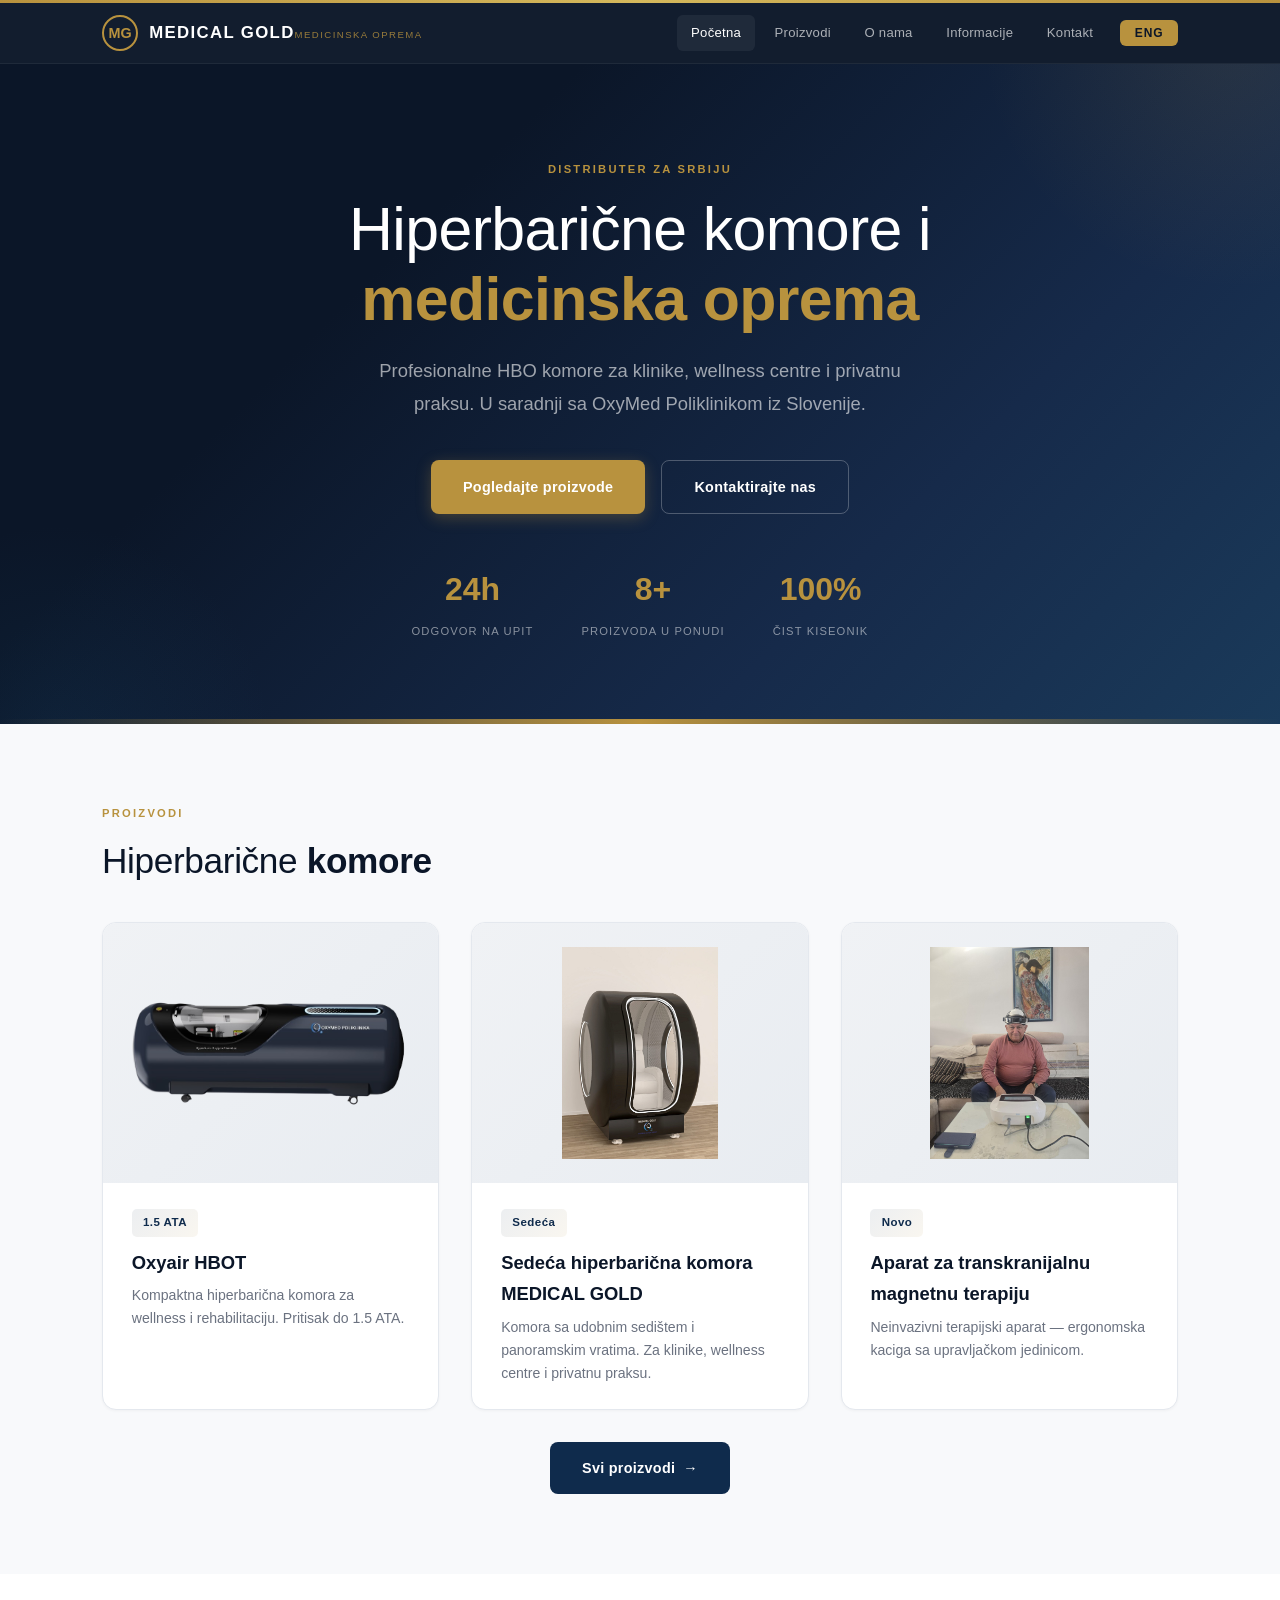
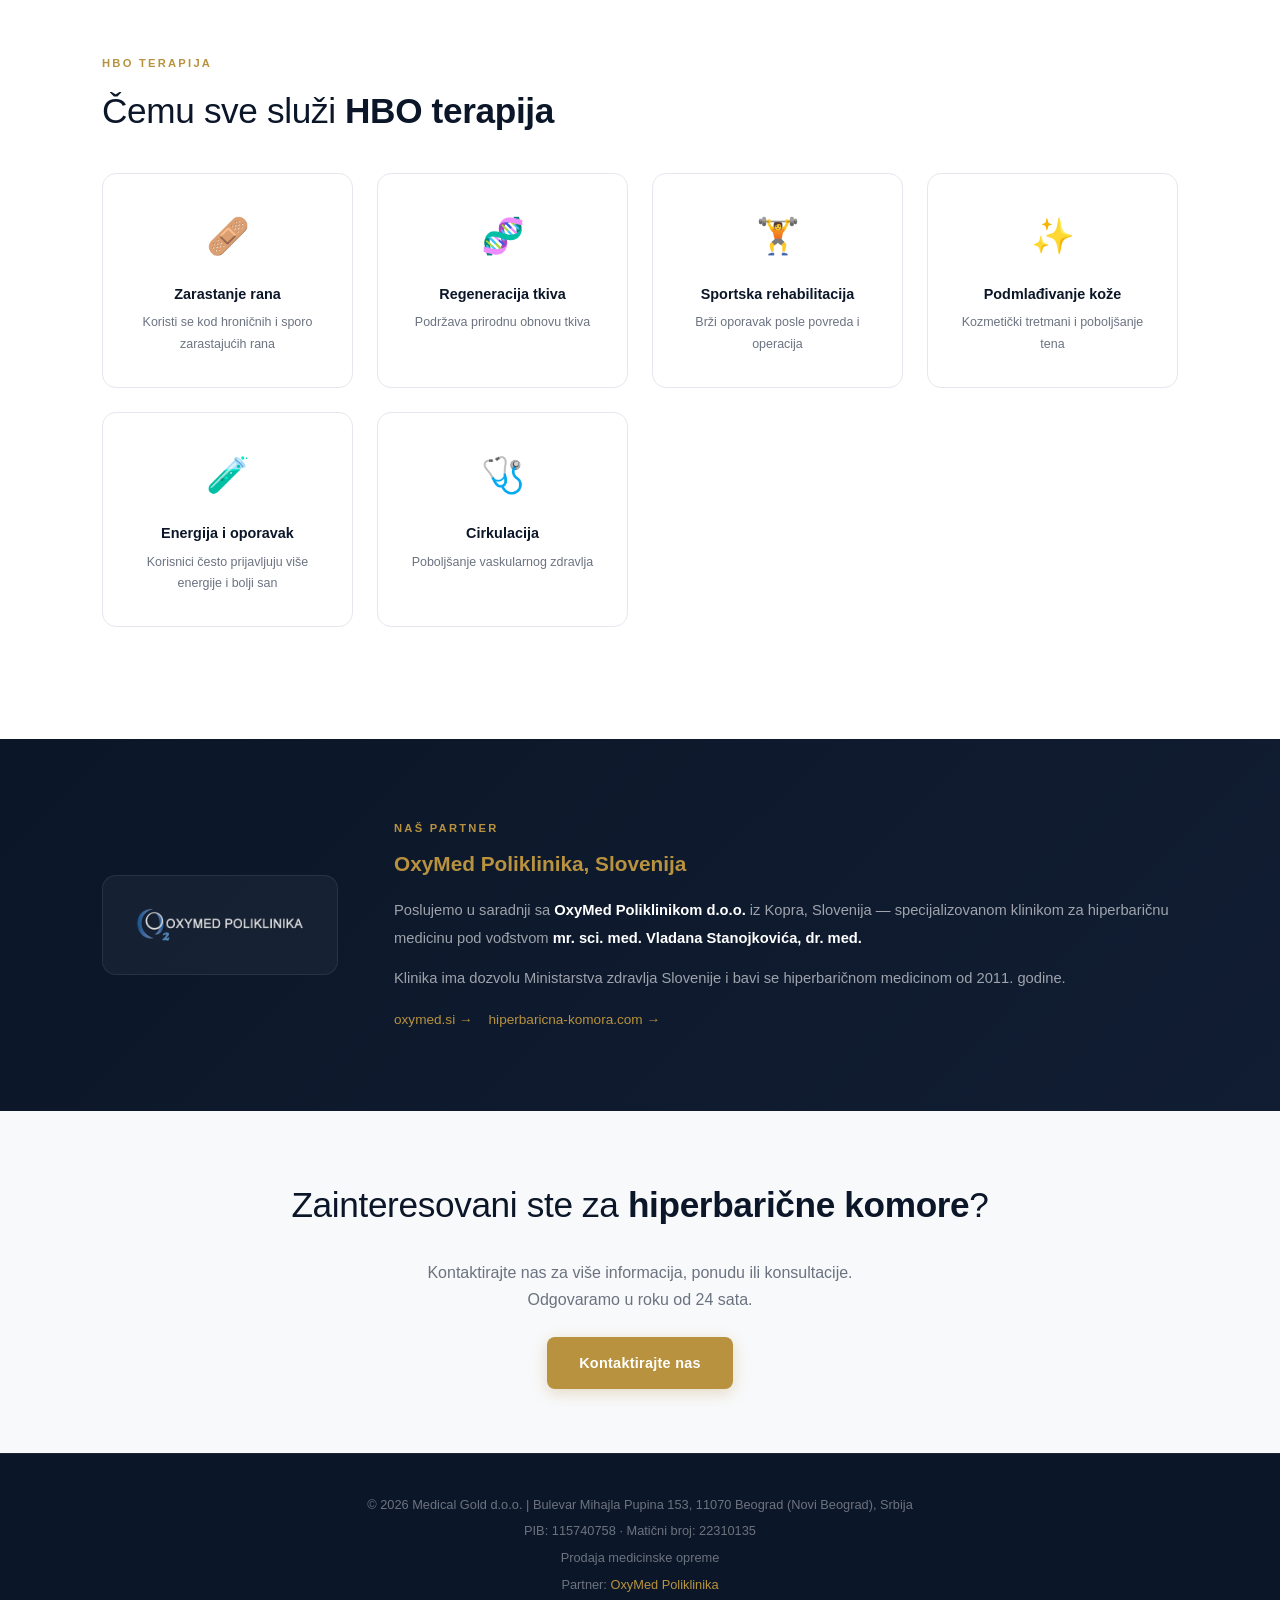
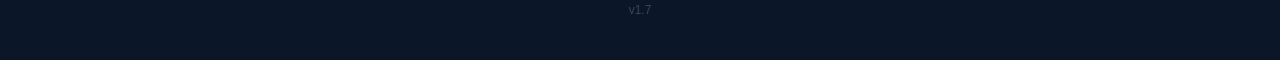
<file: index.html>
<!DOCTYPE html>
<html lang="sr">
<head>
<meta charset="UTF-8">
<meta name="viewport" content="width=device-width, initial-scale=1.0">
<title>Medical Gold | Hiperbarične komore i medicinska oprema</title>
<meta name="description" content="Medical Gold - prodaja hiperbaričnih komora i medicinske opreme u Srbiji. Beograd. Partner OxyMed Poliklinike iz Slovenije."/>
<meta property="og:title" content="Medical Gold | Hiperbarične komore i medicinska oprema"/>
<meta property="og:description" content="Prodaja hiperbaričnih komora i medicinske opreme u Srbiji. Beograd."/>
<meta property="og:type" content="website"/>
<link rel="icon" href="data:image/svg+xml,<svg xmlns='http://www.w3.org/2000/svg' viewBox='0 0 32 32'><circle cx='16' cy='16' r='12' fill='none' stroke='%23c9a84c' stroke-width='2'/><text x='16' y='21' text-anchor='middle' font-size='14' fill='%23c9a84c' font-weight='bold'>M</text></svg>"/>
<link rel="stylesheet" href="styles.css"/>
</head>
<body>

<nav>
<div class="nav-gold-line"></div>
<div class="nav-inner">
<a href="/" class="nav-logo"><div class="nav-logo-icon">MG</div><div><span class="logo-text">MEDICAL GOLD</span><span class="logo-sub sr-only">Medicinska oprema</span><span class="logo-sub en-only">Medical Equipment</span></div></a>
<div class="nav-links">
<a href="/" class="active"><span class="sr-only">Početna</span><span class="en-only">Home</span></a>
<a href="/products/"><span class="sr-only">Proizvodi</span><span class="en-only">Products</span></a>
<a href="/about/"><span class="sr-only">O nama</span><span class="en-only">About</span></a>
<a href="/informacije/"><span class="sr-only">Informacije</span><span class="en-only">Resources</span></a>
<a href="/contact/"><span class="sr-only">Kontakt</span><span class="en-only">Contact</span></a>
<button class="lang-btn" onclick="toggleLang()">ENG</button>
</div>
<button class="mobile-menu" onclick="toggleMenu()">&#9776;</button>
</div>
</nav>

<div class="hero">
<div class="hero-bg"></div>
<div class="hero-glow"></div>
<div class="hero-glow2"></div>
<div class="hero-content">
<div lang="sr">
<div class="section-label" style="color:var(--gold);margin-bottom:1rem">Distributer za Srbiju</div>
<h1>Hiperbarične komore i <strong>medicinska oprema</strong></h1>
<p class="tagline">Profesionalne HBO komore za klinike, wellness centre i privatnu praksu. U saradnji sa OxyMed Poliklinikom iz Slovenije.</p>
<div class="cta-row">
<a href="/products/" class="btn btn-gold">Pogledajte proizvode</a>
<a href="/contact/" class="btn btn-outline">Kontaktirajte nas</a>
</div>
</div>
<div lang="en">
<div class="section-label" style="color:var(--gold);margin-bottom:1rem">Distributor for Serbia</div>
<h1>Hyperbaric Chambers & <strong>Medical Equipment</strong></h1>
<p class="tagline">Professional HBO chambers for clinics, wellness centers, and private practice. In partnership with OxyMed Polyclinic, Slovenia.</p>
<div class="cta-row">
<a href="/products/" class="btn btn-gold">View Products</a>
<a href="/contact/" class="btn btn-outline">Contact Us</a>
</div>
</div>
<div class="hero-stats">
<div class="hero-stat"><div class="num">24h</div><div class="desc sr-only">Odgovor na upit</div><div class="desc en-only">Response time</div></div>
<div class="hero-stat"><div class="num">8+</div><div class="desc sr-only">Proizvoda u ponudi</div><div class="desc en-only">Products offered</div></div>
<div class="hero-stat"><div class="num">100%</div><div class="desc sr-only">Čist kiseonik</div><div class="desc en-only">Pure oxygen</div></div>
</div>
</div>
</div>

<!-- Featured Products -->
<section>
<div class="container">
<div lang="sr">
<div class="section-label">Proizvodi</div>
<h2>Hiperbarične <strong>komore</strong></h2>
</div>
<div lang="en">
<div class="section-label">Products</div>
<h2>Hyperbaric <strong>Chambers</strong></h2>
</div>

<div class="card-grid">
<div class="card">
<div class="card-img"><img src="/images/chamber-1.5ata.png" alt="Oxyair HBOT 1.5 ATA"/></div>
<div class="card-body">
<span class="card-badge">1.5 ATA</span>
<h3>Oxyair HBOT</h3>
<div lang="sr"><p>Kompaktna hiperbarična komora za wellness i rehabilitaciju. Pritisak do 1.5 ATA.</p></div>
<div lang="en"><p>Compact hyperbaric chamber for wellness and rehabilitation. Pressure up to 1.5 ATA.</p></div>
</div>
</div>
<div class="card">
<div class="card-img"><img src="/images/chamber-sedeca-yf1003.jpg" alt="Sedeća hiperbarična komora MEDICAL GOLD"/></div>
<div class="card-body">
<span class="card-badge">Sedeća</span>
<h3 lang="sr">Sedeća hiperbarična komora MEDICAL GOLD</h3>
<h3 lang="en">MEDICAL GOLD Seated Hyperbaric Chamber</h3>
<div lang="sr"><p>Komora sa udobnim sedištem i panoramskim vratima. Za klinike, wellness centre i privatnu praksu.</p></div>
<div lang="en"><p>Chamber with a comfortable seat and panoramic door. For clinics, wellness centers, and private practice.</p></div>
</div>
</div>
<div class="card">
<div class="card-img"><img src="/images/tms-aparat.jpg" alt="Aparat za transkranijalnu magnetnu terapiju"/></div>
<div class="card-body">
<span class="card-badge">Novo</span>
<h3 lang="sr">Aparat za transkranijalnu magnetnu terapiju</h3>
<h3 lang="en">Transcranial Magnetic Therapy Device</h3>
<div lang="sr"><p>Neinvazivni terapijski aparat &mdash; ergonomska kaciga sa upravljačkom jedinicom.</p></div>
<div lang="en"><p>Non-invasive therapy device &mdash; ergonomic helmet with a control unit.</p></div>
</div>
</div>
</div>

<div style="text-align:center;margin-top:2rem">
<a href="/products/" class="btn btn-accent"><span class="sr-only">Svi proizvodi</span><span class="en-only">All Products</span> &rarr;</a>
</div>
</div>
</section>

<!-- Benefits -->
<section style="background:var(--surface)">
<div class="container">
<div lang="sr">
<div class="section-label">HBO terapija</div>
<h2>Čemu sve služi <strong>HBO terapija</strong></h2>
</div>
<div lang="en">
<div class="section-label">HBO Therapy</div>
<h2>What <strong>HBO therapy</strong> is used for</h2>
</div>
<div class="benefits">
<div class="benefit"><div class="benefit-icon">&#x1FA79;</div><div lang="sr"><h4>Zarastanje rana</h4><p>Koristi se kod hroničnih i sporo zarastajućih rana</p></div><div lang="en"><h4>Wound Healing</h4><p>Used for chronic and slow-healing wounds</p></div></div>
<div class="benefit"><div class="benefit-icon">&#x1F9EC;</div><div lang="sr"><h4>Regeneracija tkiva</h4><p>Podržava prirodnu obnovu tkiva</p></div><div lang="en"><h4>Tissue Regeneration</h4><p>Supports natural tissue renewal</p></div></div>
<div class="benefit"><div class="benefit-icon">&#x1F3CB;</div><div lang="sr"><h4>Sportska rehabilitacija</h4><p>Brži oporavak posle povreda i operacija</p></div><div lang="en"><h4>Sports Rehab</h4><p>Faster recovery after injuries and surgery</p></div></div>
<div class="benefit"><div class="benefit-icon">&#x2728;</div><div lang="sr"><h4>Podmlađivanje kože</h4><p>Kozmetički tretmani i poboljšanje tena</p></div><div lang="en"><h4>Skin Rejuvenation</h4><p>Anti-aging treatment and complexion</p></div></div>
<div class="benefit"><div class="benefit-icon">&#x1F9EA;</div><div lang="sr"><h4>Energija i oporavak</h4><p>Korisnici često prijavljuju više energije i bolji san</p></div><div lang="en"><h4>Energy &amp; Recovery</h4><p>Users often report more energy and better sleep</p></div></div>
<div class="benefit"><div class="benefit-icon">&#x1FA7A;</div><div lang="sr"><h4>Cirkulacija</h4><p>Poboljšanje vaskularnog zdravlja</p></div><div lang="en"><h4>Circulation</h4><p>Improved vascular health</p></div></div>
</div>
</div>
</section>

<!-- Partner -->
<section class="partner-section">
<div class="container">
<div class="partner-grid">
<div class="partner-logo"><img src="/images/logo-oxymed.png" alt="OxyMed Poliklinika"/></div>
<div class="partner-info">
<div lang="sr">
<div class="section-label" style="color:var(--gold)">Naš partner</div>
<h3>OxyMed Poliklinika, Slovenija</h3>
<p>Poslujemo u saradnji sa <strong style="color:#fff">OxyMed Poliklinikom d.o.o.</strong> iz Kopra, Slovenija &mdash; specijalizovanom klinikom za hiperbaričnu medicinu pod vođstvom <strong style="color:#fff">mr. sci. med. Vladana Stanojkovića, dr. med.</strong></p>
<p>Klinika ima dozvolu Ministarstva zdravlja Slovenije i bavi se hiperbaričnom medicinom od 2011. godine.</p>
</div>
<div lang="en">
<h3>OxyMed Polyclinic, Slovenia</h3>
<p>We operate in partnership with <strong style="color:#fff">OxyMed Polyclinic d.o.o.</strong> based in Koper, Slovenia &mdash; a specialized clinic for hyperbaric medicine led by <strong style="color:#fff">Vladan Stanojković, MSc, MD.</strong></p>
<p>The clinic is authorized by the Slovenian Ministry of Health and has worked in hyperbaric medicine since 2011.</p>
</div>
<div style="margin-top:1rem;display:flex;gap:1rem;flex-wrap:wrap">
<a href="https://www.oxymed.si" target="_blank" rel="noopener" style="color:var(--gold);font-size:0.85rem">oxymed.si &rarr;</a>
<a href="https://www.hiperbaricna-komora.com" target="_blank" rel="noopener" style="color:var(--gold);font-size:0.85rem">hiperbaricna-komora.com &rarr;</a>
</div>
</div>
</div>
</div>
</section>

<!-- CTA -->
<section style="text-align:center;padding:4rem 2rem">
<div class="container">
<div lang="sr">
<h2>Zainteresovani ste za <strong>hiperbarične komore</strong>?</h2>
<p style="color:var(--muted);max-width:500px;margin:0 auto 1.5rem">Kontaktirajte nas za više informacija, ponudu ili konsultacije. Odgovaramo u roku od 24 sata.</p>
<a href="/contact/" class="btn btn-gold">Kontaktirajte nas</a>
</div>
<div lang="en">
<h2>Interested in <strong>hyperbaric chambers</strong>?</h2>
<p style="color:var(--muted);max-width:500px;margin:0 auto 1.5rem">Contact us for more information, pricing, or consultation. We respond within 24 hours.</p>
<a href="/contact/" class="btn btn-gold">Contact Us</a>
</div>
</div>
</section>

<footer>
<div class="container">
<p>&copy; 2026 Medical Gold d.o.o. | Bulevar Mihajla Pupina 153, 11070 Beograd (Novi Beograd), Srbija</p>
<p style="margin-top:0.3rem">PIB: 115740758 &middot; Matični broj: 22310135</p>
<p style="margin-top:0.3rem"><span class="sr-only">Prodaja medicinske opreme</span><span class="en-only">Medical equipment distribution</span></p>
<p style="margin-top:0.3rem">Partner: <a href="https://www.oxymed.si" target="_blank" rel="noopener">OxyMed Poliklinika</a></p>
</div>
</footer>

<script src="/shared.js"></script>
</body>
</html>
</file>
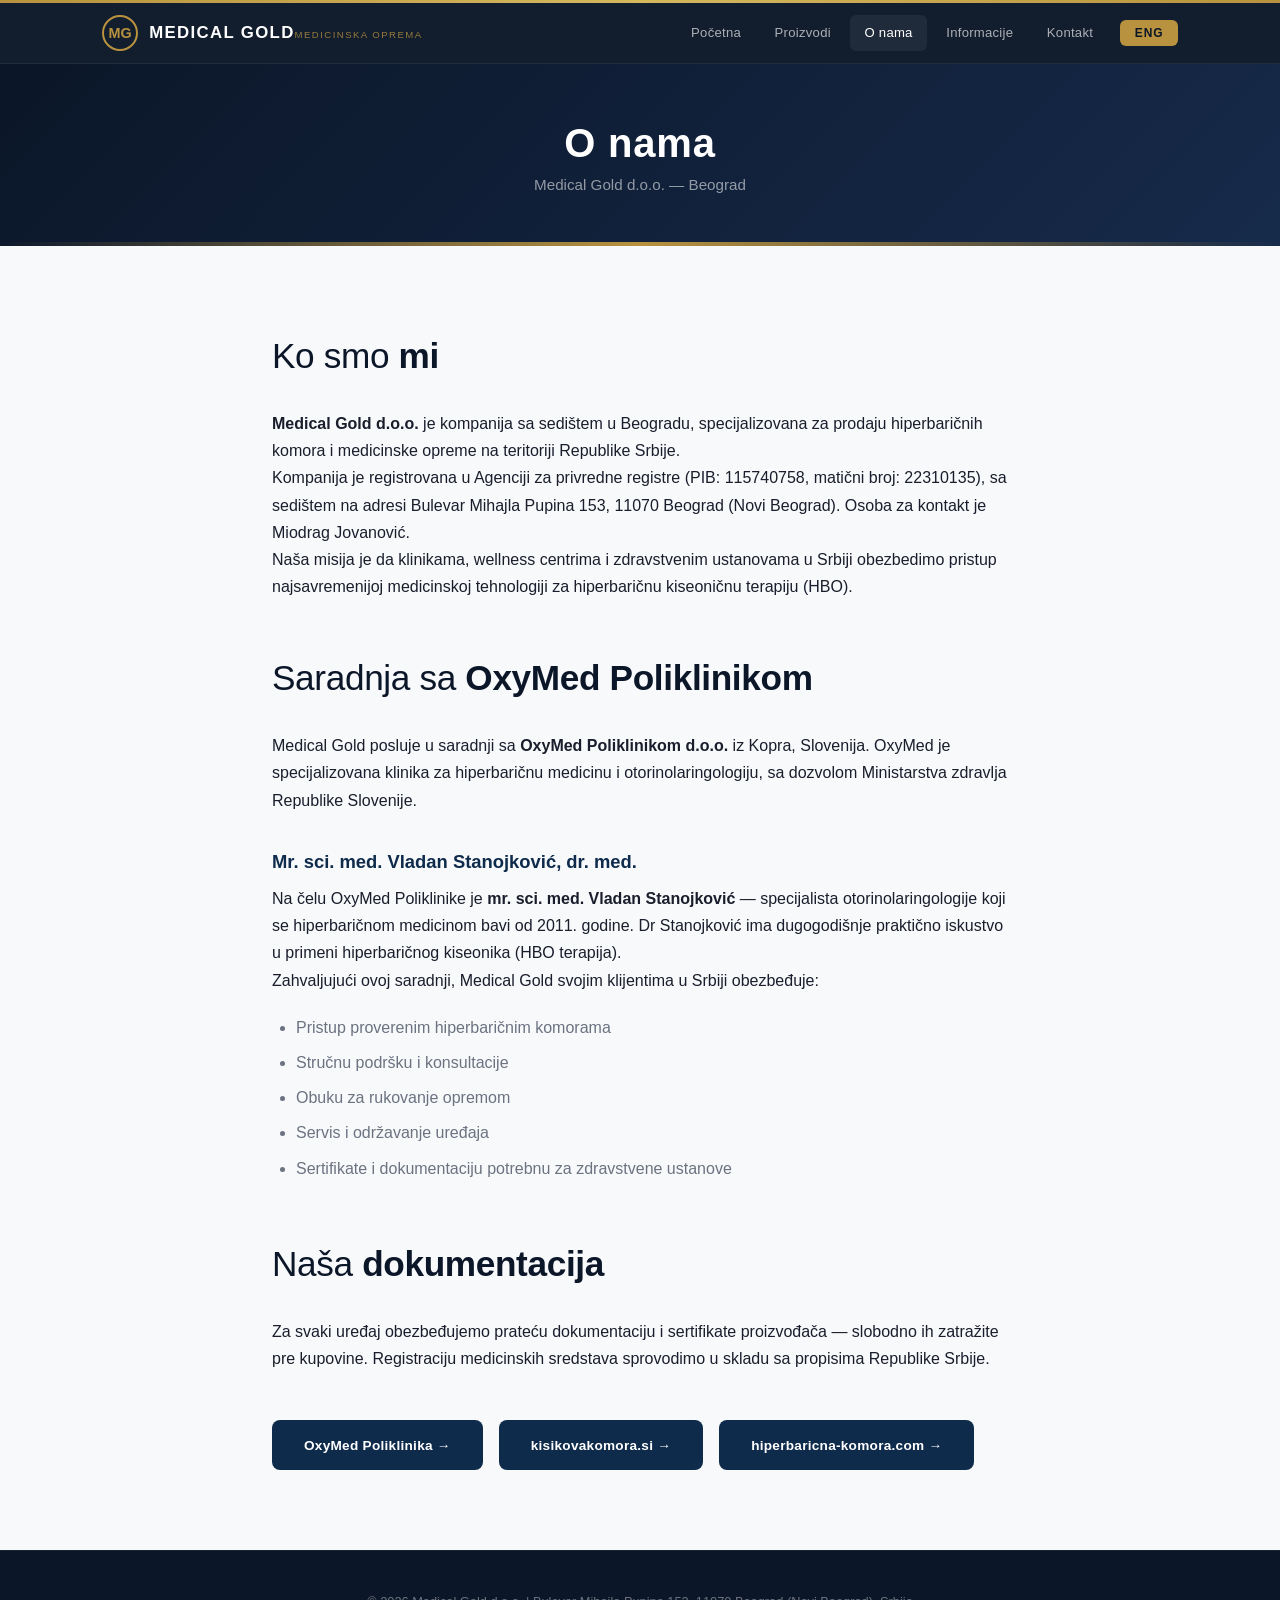
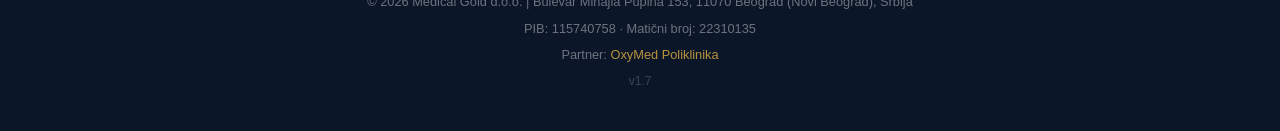
<file: about/index.html>
<!DOCTYPE html>
<html lang="sr">
<head>
<meta charset="UTF-8">
<meta name="viewport" content="width=device-width, initial-scale=1.0">
<title>O nama | Medical Gold</title>
<link rel="icon" href="data:image/svg+xml,<svg xmlns='http://www.w3.org/2000/svg' viewBox='0 0 32 32'><circle cx='16' cy='16' r='12' fill='none' stroke='%23c9a84c' stroke-width='2'/><text x='16' y='21' text-anchor='middle' font-size='14' fill='%23c9a84c' font-weight='bold'>M</text></svg>"/>
<link rel="stylesheet" href="/styles.css"/>
</head>
<body>

<nav>
<div class="nav-gold-line"></div>
<div class="nav-inner">
<a href="/" class="nav-logo"><div class="nav-logo-icon">MG</div><div><span class="logo-text">MEDICAL GOLD</span><span class="logo-sub sr-only">Medicinska oprema</span><span class="logo-sub en-only">Medical Equipment</span></div></a>
<div class="nav-links">
<a href="/"><span class="sr-only">Početna</span><span class="en-only">Home</span></a>
<a href="/products/"><span class="sr-only">Proizvodi</span><span class="en-only">Products</span></a>
<a href="/about/" class="active"><span class="sr-only">O nama</span><span class="en-only">About</span></a>
<a href="/informacije/"><span class="sr-only">Informacije</span><span class="en-only">Resources</span></a>
<a href="/contact/"><span class="sr-only">Kontakt</span><span class="en-only">Contact</span></a>
<button class="lang-btn" onclick="toggleLang()">ENG</button>
</div>
<button class="mobile-menu" onclick="toggleMenu()">&#9776;</button>
</div>
</nav>

<div class="page-header">
<div lang="sr"><h1>O nama</h1><p>Medical Gold d.o.o. &mdash; Beograd</p></div>
<div lang="en"><h1>About Us</h1><p>Medical Gold Ltd. &mdash; Belgrade, Serbia</p></div>
</div>

<section>
<div class="container" style="max-width:800px">

<div lang="sr">
<h2>Ko smo <strong>mi</strong></h2>
<p><strong>Medical Gold d.o.o.</strong> je kompanija sa sedištem u Beogradu, specijalizovana za prodaju hiperbaričnih komora i medicinske opreme na teritoriji Republike Srbije.</p>
<p>Kompanija je registrovana u Agenciji za privredne registre (PIB: 115740758, matični broj: 22310135), sa sedištem na adresi Bulevar Mihajla Pupina 153, 11070 Beograd (Novi Beograd). Osoba za kontakt je Miodrag Jovanović.</p>
<p>Naša misija je da klinikama, wellness centrima i zdravstvenim ustanovama u Srbiji obezbedimo pristup najsavremenijoj medicinskoj tehnologiji za hiperbaričnu kiseoničnu terapiju (HBO).</p>

<h2 style="margin-top:3rem">Saradnja sa <strong>OxyMed Poliklinikom</strong></h2>
<p>Medical Gold posluje u saradnji sa <strong>OxyMed Poliklinikom d.o.o.</strong> iz Kopra, Slovenija. OxyMed je specijalizovana klinika za hiperbaričnu medicinu i otorinolaringologiju, sa dozvolom Ministarstva zdravlja Republike Slovenije.</p>

<h3 style="margin-top:2rem;color:var(--accent)">Mr. sci. med. Vladan Stanojković, dr. med.</h3>
<p>Na čelu OxyMed Poliklinike je <strong>mr. sci. med. Vladan Stanojković</strong> &mdash; specijalista otorinolaringologije koji se hiperbaričnom medicinom bavi od 2011. godine. Dr Stanojković ima dugogodišnje praktično iskustvo u primeni hiperbaričnog kiseonika (HBO terapija).</p>
<p>Zahvaljujući ovoj saradnji, Medical Gold svojim klijentima u Srbiji obezbeđuje:</p>
<ul style="margin:1rem 0 2rem 1.5rem;line-height:2.2;color:var(--muted)">
<li>Pristup proverenim hiperbaričnim komorama</li>
<li>Stručnu podršku i konsultacije</li>
<li>Obuku za rukovanje opremom</li>
<li>Servis i održavanje uređaja</li>
<li>Sertifikate i dokumentaciju potrebnu za zdravstvene ustanove</li>
</ul>

<h2 style="margin-top:3rem">Naša <strong>dokumentacija</strong></h2>
<p>Za svaki uređaj obezbeđujemo prateću dokumentaciju i sertifikate proizvođača &mdash; slobodno ih zatražite pre kupovine. Registraciju medicinskih sredstava sprovodimo u skladu sa propisima Republike Srbije.</p>
</div>

<div lang="en">
<h2>Who we <strong>are</strong></h2>
<p><strong>Medical Gold Ltd.</strong> is a Belgrade-based company specializing in the distribution of hyperbaric chambers and medical equipment across the Republic of Serbia.</p>
<p>The company is registered with the Serbian Business Registers Agency (Tax ID: 115740758, registration number: 22310135), with its registered office at Bulevar Mihajla Pupina 153, 11070 Belgrade (Novi Beograd). The company contact person is Miodrag Jovanović.</p>
<p>Our mission is to provide clinics, wellness centers, and healthcare facilities in Serbia with access to state-of-the-art hyperbaric oxygen therapy (HBO) technology.</p>

<h2 style="margin-top:3rem">Partnership with <strong>OxyMed Polyclinic</strong></h2>
<p>Medical Gold operates in partnership with <strong>OxyMed Polyclinic d.o.o.</strong> based in Koper, Slovenia. OxyMed is a specialized clinic for hyperbaric medicine and otolaryngology, authorized by the Slovenian Ministry of Health.</p>

<h3 style="margin-top:2rem;color:var(--accent)">Vladan Stanojković, MSc, MD</h3>
<p>OxyMed Polyclinic is led by <strong>Vladan Stanojković, MSc, MD</strong> &mdash; an ENT specialist who has worked in hyperbaric medicine since 2011. Dr. Stanojković has years of hands-on experience with hyperbaric oxygen (HBO) therapy.</p>
<p>Through this partnership, Medical Gold provides its clients in Serbia with:</p>
<ul style="margin:1rem 0 2rem 1.5rem;line-height:2.2;color:var(--muted)">
<li>Access to proven hyperbaric chambers</li>
<li>Expert support and consultation</li>
<li>Equipment operation training</li>
<li>Service and maintenance</li>
<li>Certificates and documentation required for healthcare facilities</li>
</ul>

<h2 style="margin-top:3rem">Our <strong>Documentation</strong></h2>
<p>Every device we sell comes with manufacturer documentation and certificates &mdash; feel free to ask for them before buying. Medical device registration is handled in line with Serbian regulations.</p>
</div>

<div style="margin-top:3rem;display:flex;gap:1rem;flex-wrap:wrap">
<a href="https://www.oxymed.si" target="_blank" rel="noopener" class="btn btn-accent" style="font-size:0.85rem">OxyMed Poliklinika &rarr;</a>
<a href="https://www.kisikovakomora.si" target="_blank" rel="noopener" class="btn btn-accent" style="font-size:0.85rem">kisikovakomora.si &rarr;</a>
<a href="https://www.hiperbaricna-komora.com" target="_blank" rel="noopener" class="btn btn-accent" style="font-size:0.85rem">hiperbaricna-komora.com &rarr;</a>
</div>

</div>
</section>

<footer>
<div class="container">
<p>&copy; 2026 Medical Gold d.o.o. | Bulevar Mihajla Pupina 153, 11070 Beograd (Novi Beograd), Srbija</p>
<p style="margin-top:0.3rem">PIB: 115740758 &middot; Matični broj: 22310135</p>
<p style="margin-top:0.3rem">Partner: <a href="https://www.oxymed.si" target="_blank" rel="noopener">OxyMed Poliklinika</a></p>
</div>
</footer>

<script src="/shared.js"></script>
</body>
</html>
</file>
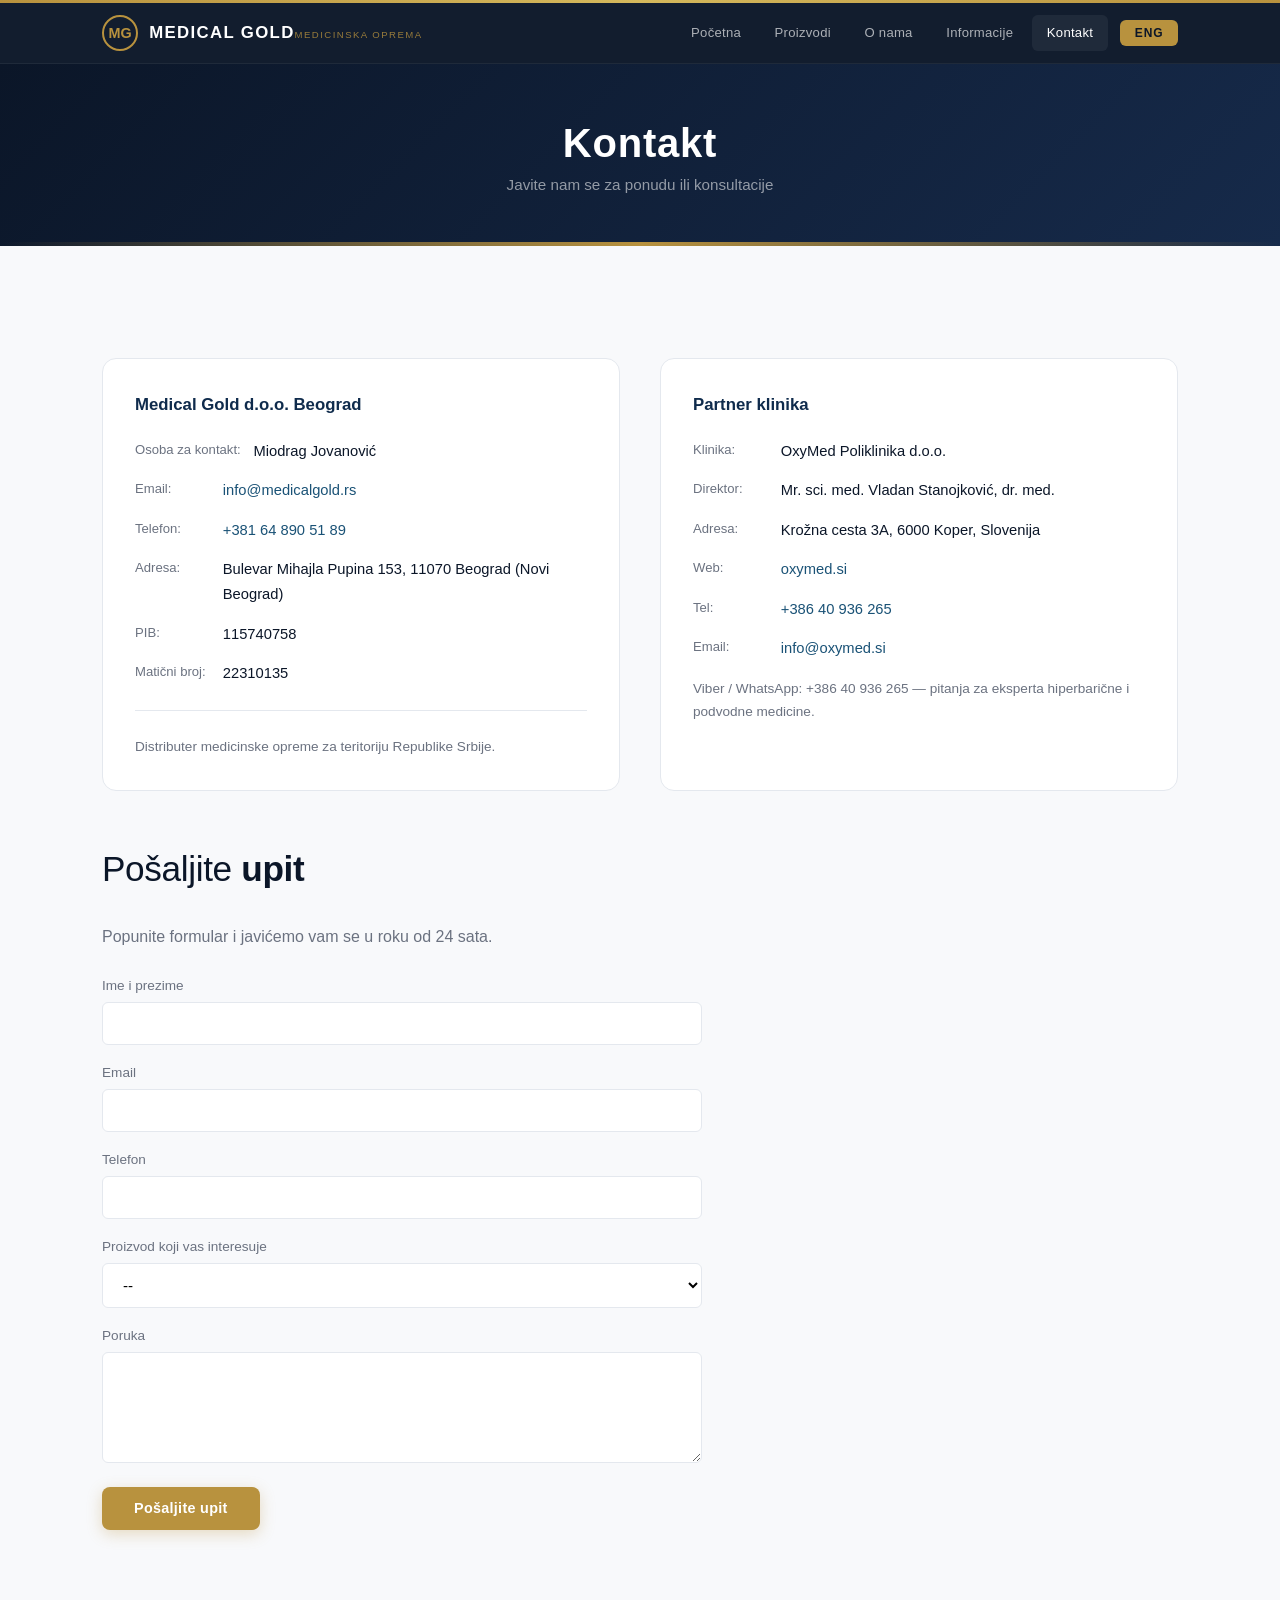
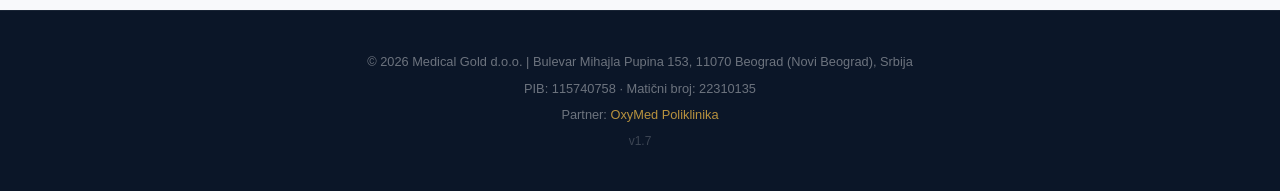
<file: contact/index.html>
<!DOCTYPE html>
<html lang="sr">
<head>
<meta charset="UTF-8">
<meta name="viewport" content="width=device-width, initial-scale=1.0">
<title>Kontakt | Medical Gold</title>
<link rel="icon" href="data:image/svg+xml,<svg xmlns='http://www.w3.org/2000/svg' viewBox='0 0 32 32'><circle cx='16' cy='16' r='12' fill='none' stroke='%23c9a84c' stroke-width='2'/><text x='16' y='21' text-anchor='middle' font-size='14' fill='%23c9a84c' font-weight='bold'>M</text></svg>"/>
<link rel="stylesheet" href="/styles.css"/>
</head>
<body>

<nav>
<div class="nav-gold-line"></div>
<div class="nav-inner">
<a href="/" class="nav-logo"><div class="nav-logo-icon">MG</div><div><span class="logo-text">MEDICAL GOLD</span><span class="logo-sub sr-only">Medicinska oprema</span><span class="logo-sub en-only">Medical Equipment</span></div></a>
<div class="nav-links">
<a href="/"><span class="sr-only">Početna</span><span class="en-only">Home</span></a>
<a href="/products/"><span class="sr-only">Proizvodi</span><span class="en-only">Products</span></a>
<a href="/about/"><span class="sr-only">O nama</span><span class="en-only">About</span></a>
<a href="/informacije/"><span class="sr-only">Informacije</span><span class="en-only">Resources</span></a>
<a href="/contact/" class="active"><span class="sr-only">Kontakt</span><span class="en-only">Contact</span></a>
<button class="lang-btn" onclick="toggleLang()">ENG</button>
</div>
<button class="mobile-menu" onclick="toggleMenu()">&#9776;</button>
</div>
</nav>

<div class="page-header">
<div lang="sr"><h1>Kontakt</h1><p>Javite nam se za ponudu ili konsultacije</p></div>
<div lang="en"><h1>Contact</h1><p>Get in touch for pricing or consultation</p></div>
</div>

<section>
<div class="container">

<div class="contact-grid">
<div class="contact-card">
<h3>Medical Gold d.o.o. Beograd</h3>
<div class="contact-item">
<span class="label sr-only">Osoba za kontakt:</span><span class="label en-only">Contact person:</span>
<span class="value">Miodrag Jovanović</span>
</div>
<div class="contact-item">
<span class="label">Email:</span>
<span class="value"><a href="mailto:info@medicalgold.rs">info@medicalgold.rs</a></span>
</div>
<div class="contact-item">
<span class="label sr-only">Telefon:</span><span class="label en-only">Phone:</span>
<span class="value"><a href="tel:+381648905189">+381 64 890 51 89</a></span>
</div>
<div class="contact-item">
<span class="label sr-only">Adresa:</span><span class="label en-only">Address:</span>
<span class="value">Bulevar Mihajla Pupina 153, 11070 Beograd (Novi Beograd)</span>
</div>
<div class="contact-item">
<span class="label">PIB:</span>
<span class="value">115740758</span>
</div>
<div class="contact-item">
<span class="label sr-only">Matični broj:</span><span class="label en-only">Reg. number:</span>
<span class="value">22310135</span>
</div>
<div style="margin-top:1.5rem;padding-top:1.5rem;border-top:1px solid var(--border)">
<div lang="sr"><p style="font-size:0.85rem;color:var(--muted)">Distributer medicinske opreme za teritoriju Republike Srbije.</p></div>
<div lang="en"><p style="font-size:0.85rem;color:var(--muted)">Medical equipment distributor for the Republic of Serbia.</p></div>
</div>
</div>

<div class="contact-card">
<h3 lang="sr">Partner klinika</h3>
<h3 lang="en">Partner Clinic</h3>
<div class="contact-item">
<span class="label sr-only">Klinika:</span><span class="label en-only">Clinic:</span>
<span class="value">OxyMed Poliklinika d.o.o.</span>
</div>
<div class="contact-item">
<span class="label sr-only">Direktor:</span><span class="label en-only">Director:</span>
<span class="value">Mr. sci. med. Vladan Stanojković, dr. med.</span>
</div>
<div class="contact-item">
<span class="label sr-only">Adresa:</span><span class="label en-only">Address:</span>
<span class="value">Krožna cesta 3A, 6000 Koper, Slovenija</span>
</div>
<div class="contact-item">
<span class="label">Web:</span>
<span class="value"><a href="https://www.oxymed.si" target="_blank" rel="noopener">oxymed.si</a></span>
</div>
<div class="contact-item">
<span class="label">Tel:</span>
<span class="value"><a href="tel:+38640936265">+386 40 936 265</a></span>
</div>
<div class="contact-item">
<span class="label">Email:</span>
<span class="value"><a href="mailto:info@oxymed.si">info@oxymed.si</a></span>
</div>
<div style="margin-top:1rem">
<p lang="sr" style="font-size:0.85rem;color:var(--muted)">Viber / WhatsApp: +386 40 936 265 &mdash; pitanja za eksperta hiperbarične i podvodne medicine.</p>
<p lang="en" style="font-size:0.85rem;color:var(--muted)">Viber / WhatsApp: +386 40 936 265 &mdash; questions for the hyperbaric and diving medicine expert.</p>
</div>
</div>
</div>

<!-- Contact form -->
<div style="margin-top:3rem;max-width:600px">
<div lang="sr"><h2>Pošaljite <strong>upit</strong></h2><p style="color:var(--muted);margin-bottom:1.5rem">Popunite formular i javićemo vam se u roku od 24 sata.</p></div>
<div lang="en"><h2>Send an <strong>inquiry</strong></h2><p style="color:var(--muted);margin-bottom:1.5rem">Fill out the form and we'll respond within 24 hours.</p></div>

<div id="form-status" style="display:none;padding:1rem 1.2rem;border-radius:8px;margin-bottom:1rem;font-size:0.9rem"></div>
<form action="/api/contact" method="POST" style="display:flex;flex-direction:column;gap:1rem">
<input type="text" name="website" tabindex="-1" autocomplete="off" style="position:absolute;left:-9999px" aria-hidden="true"/>
<div>
<label style="font-size:0.85rem;color:var(--muted);display:block;margin-bottom:0.3rem"><span class="sr-only">Ime i prezime</span><span class="en-only">Full name</span></label>
<input type="text" name="name" required style="width:100%;padding:0.75rem 1rem;border:1px solid var(--border);border-radius:6px;font-size:0.95rem;background:var(--surface)"/>
</div>
<div>
<label style="font-size:0.85rem;color:var(--muted);display:block;margin-bottom:0.3rem">Email</label>
<input type="email" name="email" required style="width:100%;padding:0.75rem 1rem;border:1px solid var(--border);border-radius:6px;font-size:0.95rem;background:var(--surface)"/>
</div>
<div>
<label style="font-size:0.85rem;color:var(--muted);display:block;margin-bottom:0.3rem"><span class="sr-only">Telefon</span><span class="en-only">Phone</span></label>
<input type="tel" name="phone" style="width:100%;padding:0.75rem 1rem;border:1px solid var(--border);border-radius:6px;font-size:0.95rem;background:var(--surface)"/>
</div>
<div>
<label style="font-size:0.85rem;color:var(--muted);display:block;margin-bottom:0.3rem"><span class="sr-only">Proizvod koji vas interesuje</span><span class="en-only">Product of interest</span></label>
<select name="product" style="width:100%;padding:0.75rem 1rem;border:1px solid var(--border);border-radius:6px;font-size:0.95rem;background:var(--surface)">
<option value="">--</option>
<option value="kabina-dvomesna">Kabinska komora za dve osobe</option>
<option value="oxyair-1.5ata">Oxyair HBOT (1.5 ATA)</option>
<option value="sedeca-yf1003">Sedeća hiperbarična komora (YF1003)</option>
<option value="komora-yf1002">Hiperbarična komora YF1002</option>
<option value="komora-yf2001">Hiperbarična komora YF2001</option>
<option value="lezeca-bela">Ležeća hiperbarična komora (bela)</option>
<option value="tms-aparat">Aparat za transkranijalnu magnetnu terapiju</option>
<option value="ozone-h810">Ozone H-810</option>
<option value="oxygen-cocktail">Kiseonicki koktel koncentrator</option>
<option value="other">Ostala medicinska oprema</option>
</select>
</div>
<div>
<label style="font-size:0.85rem;color:var(--muted);display:block;margin-bottom:0.3rem"><span class="sr-only">Poruka</span><span class="en-only">Message</span></label>
<textarea name="message" rows="5" style="width:100%;padding:0.75rem 1rem;border:1px solid var(--border);border-radius:6px;font-size:0.95rem;background:var(--surface);resize:vertical"></textarea>
</div>
<button type="submit" class="btn btn-gold" style="align-self:flex-start"><span class="sr-only">Pošaljite upit</span><span class="en-only">Send Inquiry</span></button>
</form>
</div>

</div>
</section>

<footer>
<div class="container">
<p>&copy; 2026 Medical Gold d.o.o. | Bulevar Mihajla Pupina 153, 11070 Beograd (Novi Beograd), Srbija</p>
<p style="margin-top:0.3rem">PIB: 115740758 &middot; Matični broj: 22310135</p>
<p style="margin-top:0.3rem">Partner: <a href="https://www.oxymed.si" target="_blank" rel="noopener">OxyMed Poliklinika</a></p>
</div>
</footer>

<script src="/shared.js"></script>
<script>
(function(){
  var sent = new URLSearchParams(location.search).get('sent');
  if (sent === null) return;
  var el = document.getElementById('form-status');
  var sr = localStorage.getItem('mg-lang') !== 'en';
  if (sent === '1') {
    el.style.background = '#e8f5e9'; el.style.color = '#1b5e20';
    el.textContent = sr ? 'Hvala! Vaš upit je poslat — javićemo vam se uskoro.' : 'Thank you! Your inquiry has been sent — we will get back to you shortly.';
  } else {
    el.style.background = '#fdecea'; el.style.color = '#b71c1c';
    el.textContent = sr ? 'Došlo je do greške pri slanju. Pišite nam direktno na info@medicalgold.rs.' : 'Something went wrong. Please email us directly at info@medicalgold.rs.';
  }
  el.style.display = 'block';
  el.scrollIntoView({behavior:'smooth', block:'center'});
})();
</script>
</body>
</html>
</file>
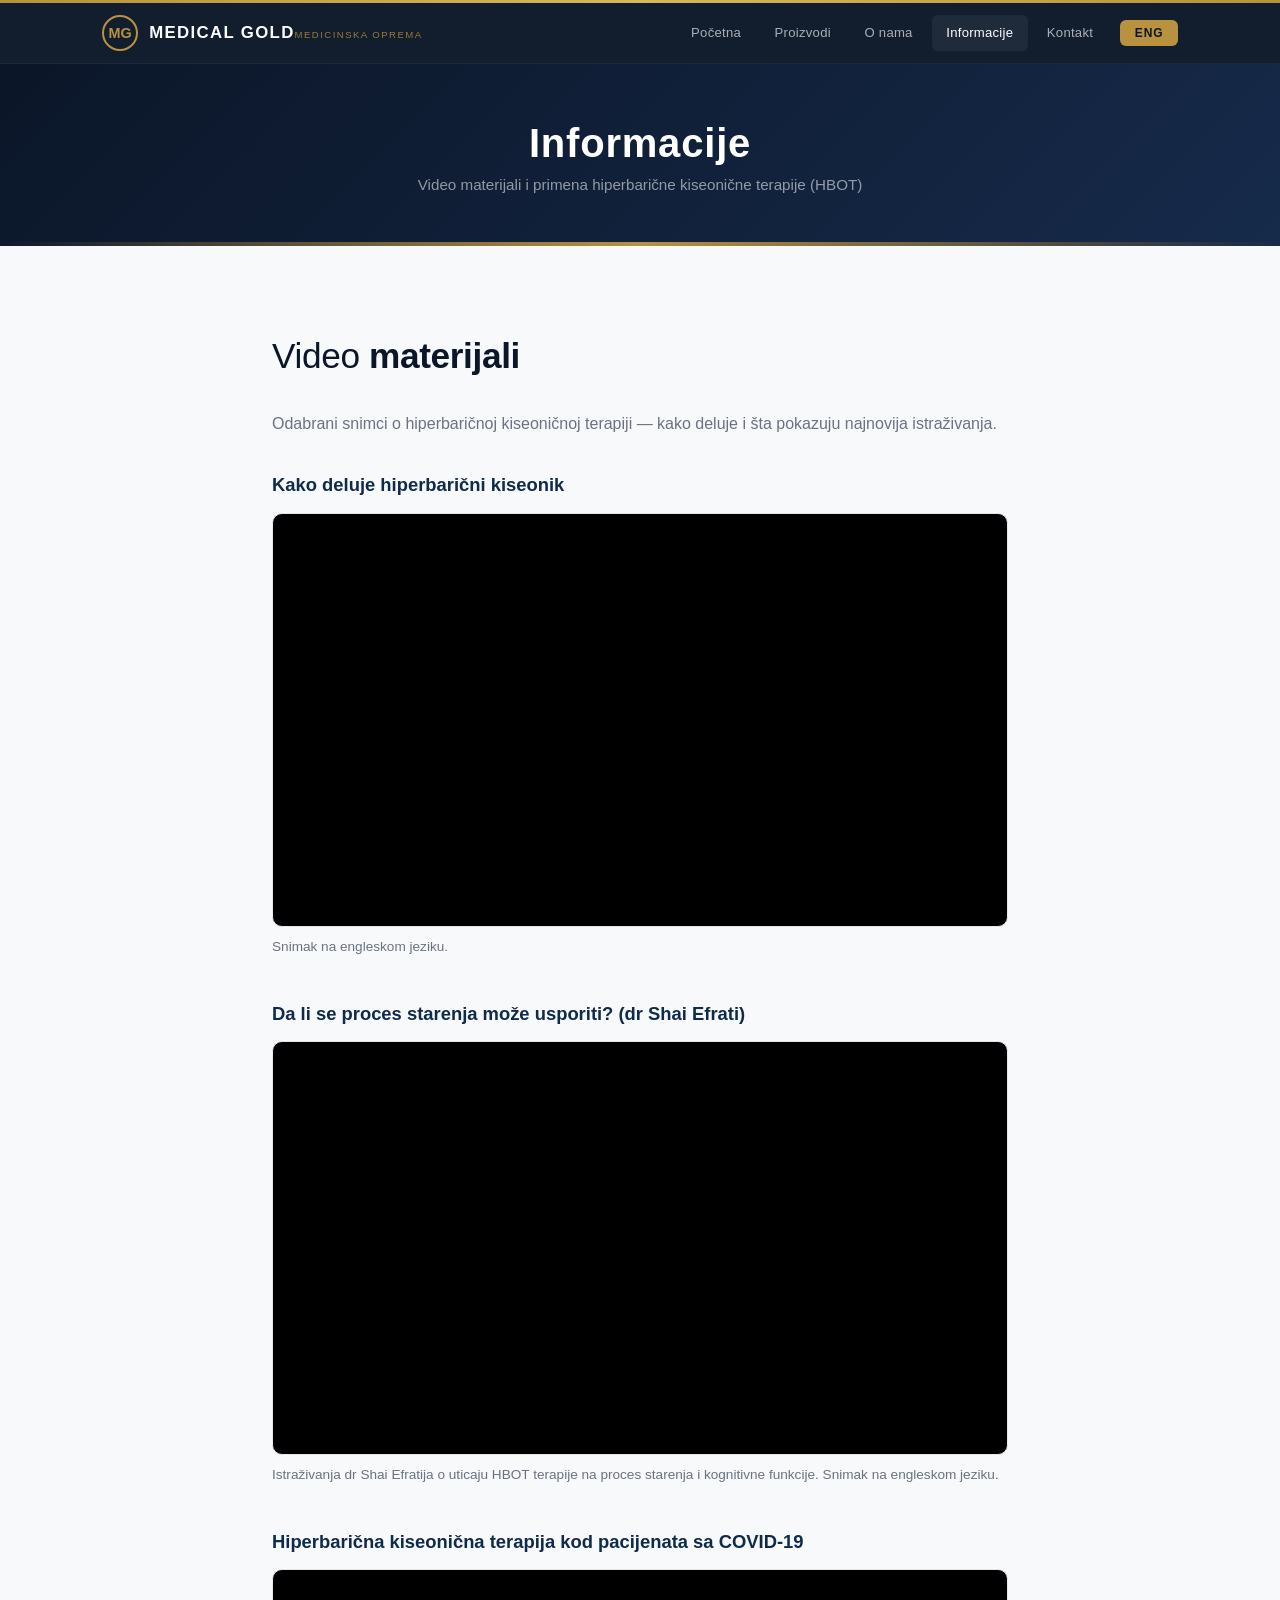
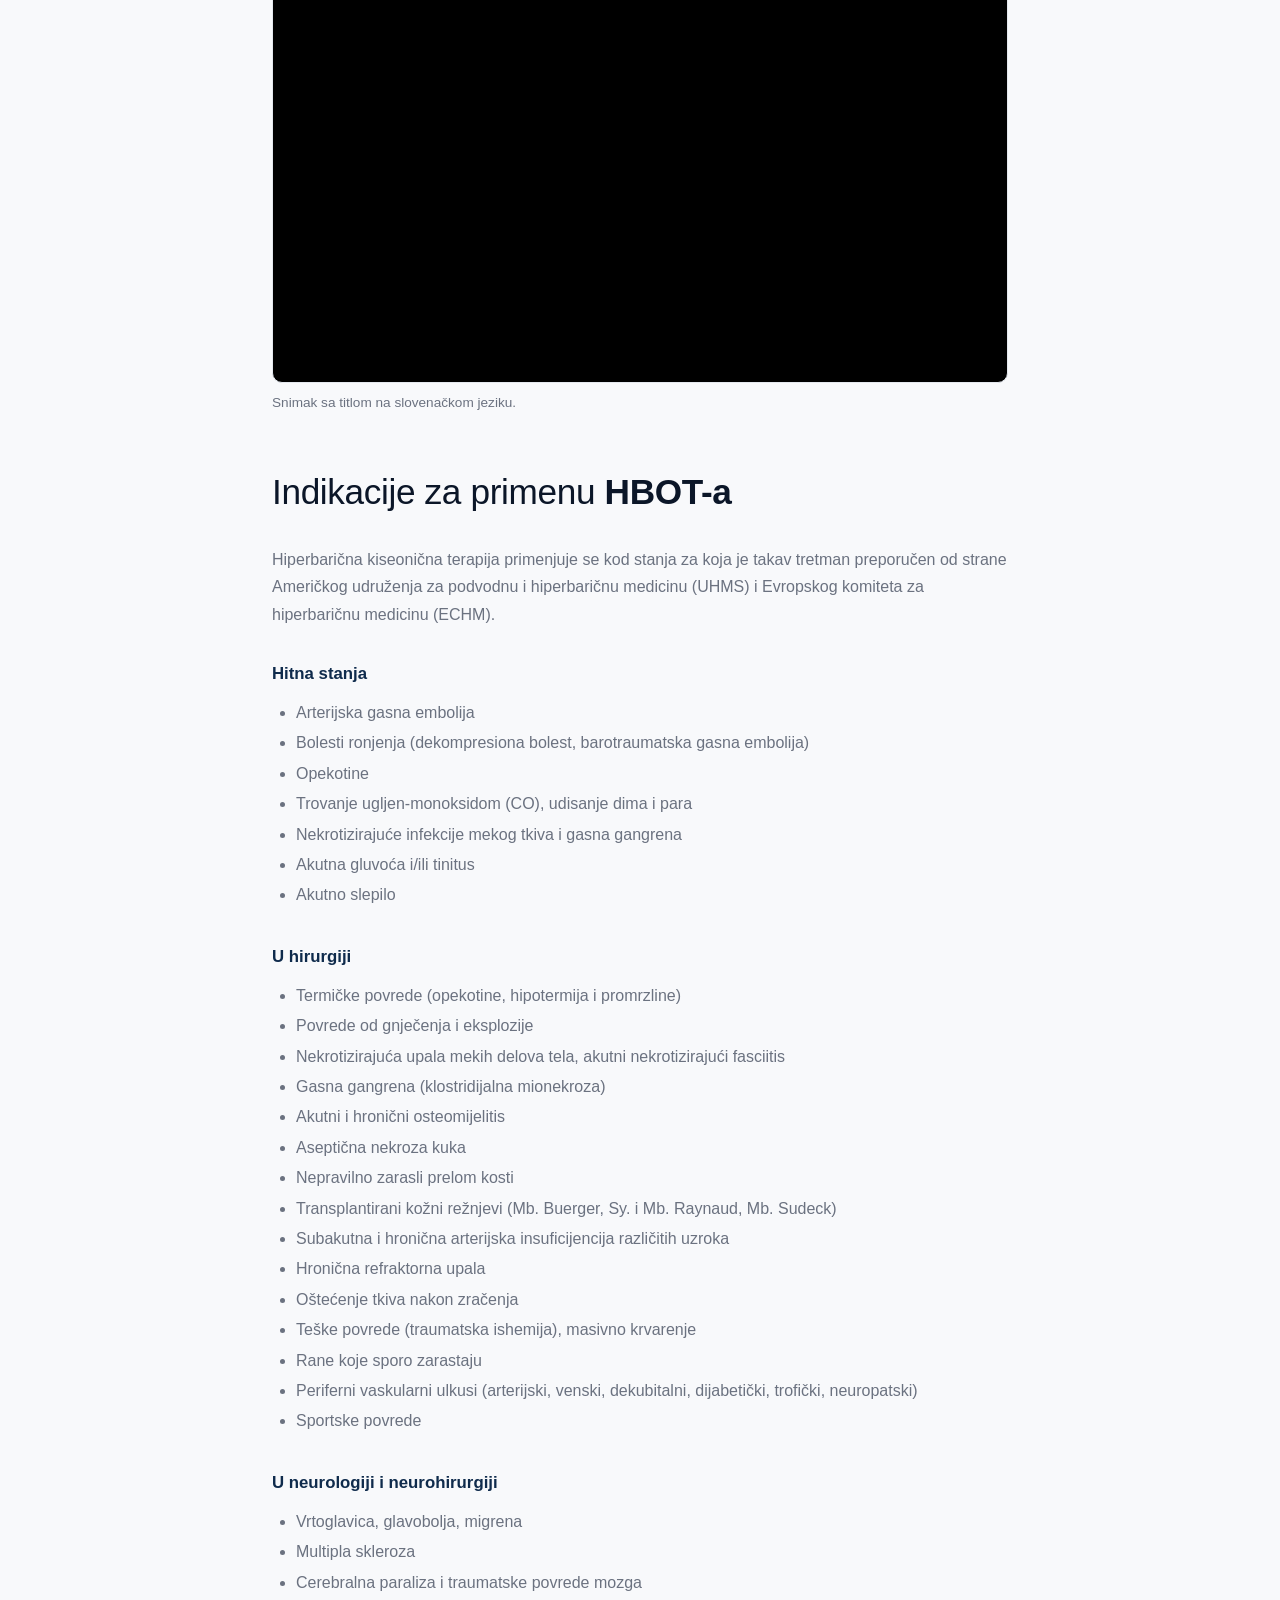
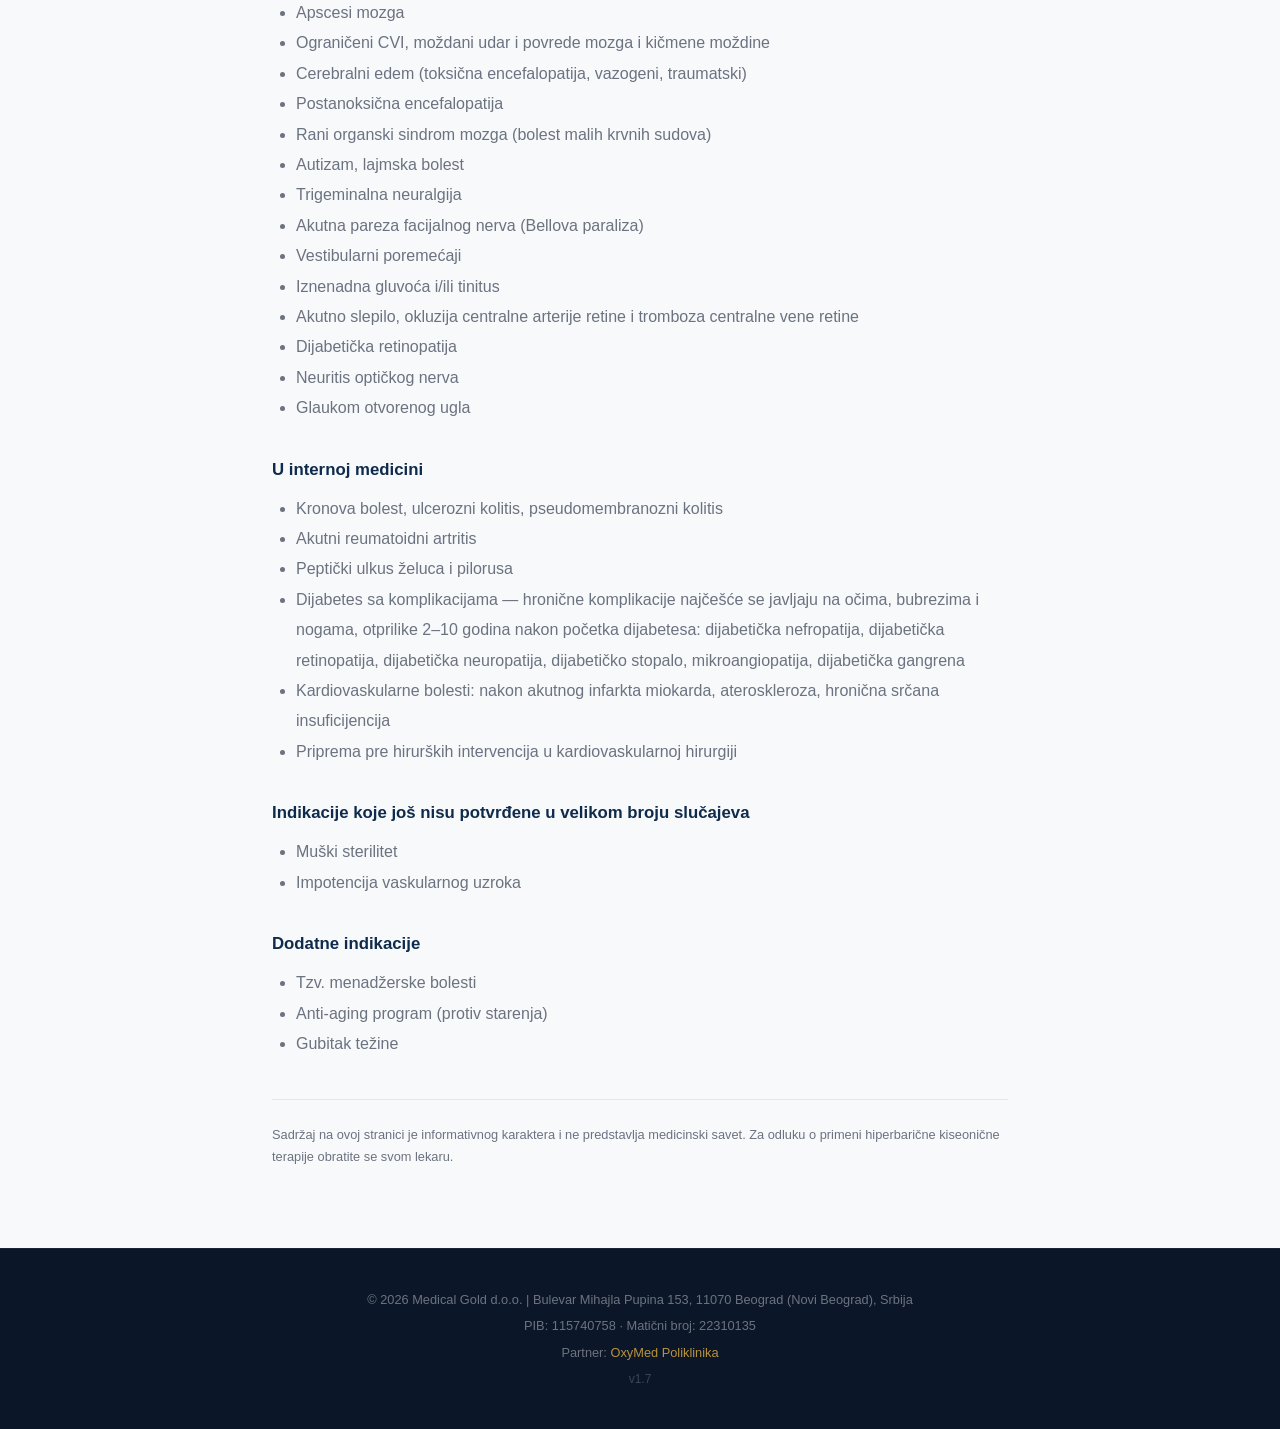
<file: informacije/index.html>
<!DOCTYPE html>
<html lang="sr">
<head>
<meta charset="UTF-8">
<meta name="viewport" content="width=device-width, initial-scale=1.0">
<title>Informacije | Medical Gold</title>
<meta name="description" content="Video materijali i informacije o hiperbaričnoj kiseoničnoj terapiji (HBOT) — kako deluje i kod kojih stanja se primenjuje."/>
<link rel="icon" href="data:image/svg+xml,<svg xmlns='http://www.w3.org/2000/svg' viewBox='0 0 32 32'><circle cx='16' cy='16' r='12' fill='none' stroke='%23c9a84c' stroke-width='2'/><text x='16' y='21' text-anchor='middle' font-size='14' fill='%23c9a84c' font-weight='bold'>M</text></svg>"/>
<link rel="stylesheet" href="/styles.css"/>
<style>
.video-block{margin-bottom:2.5rem}
.video-block h3{color:var(--accent);margin-bottom:0.75rem}
.video-frame{position:relative;width:100%;aspect-ratio:16/9;border-radius:10px;overflow:hidden;background:#000;border:1px solid var(--border)}
.video-frame iframe{position:absolute;inset:0;width:100%;height:100%;border:0}
.ind-group{margin-bottom:2rem}
.ind-group h3{color:var(--accent);margin-bottom:0.6rem;font-size:1.05rem}
.ind-group ul{margin:0 0 0 1.5rem;line-height:1.9;color:var(--muted)}
</style>
</head>
<body>

<nav>
<div class="nav-gold-line"></div>
<div class="nav-inner">
<a href="/" class="nav-logo"><div class="nav-logo-icon">MG</div><div><span class="logo-text">MEDICAL GOLD</span><span class="logo-sub sr-only">Medicinska oprema</span><span class="logo-sub en-only">Medical Equipment</span></div></a>
<div class="nav-links">
<a href="/"><span class="sr-only">Početna</span><span class="en-only">Home</span></a>
<a href="/products/"><span class="sr-only">Proizvodi</span><span class="en-only">Products</span></a>
<a href="/about/"><span class="sr-only">O nama</span><span class="en-only">About</span></a>
<a href="/informacije/" class="active"><span class="sr-only">Informacije</span><span class="en-only">Resources</span></a>
<a href="/contact/"><span class="sr-only">Kontakt</span><span class="en-only">Contact</span></a>
<button class="lang-btn" onclick="toggleLang()">ENG</button>
</div>
<button class="mobile-menu" onclick="toggleMenu()">&#9776;</button>
</div>
</nav>

<div class="page-header">
<div lang="sr"><h1>Informacije</h1><p>Video materijali i primena hiperbarične kiseonične terapije (HBOT)</p></div>
<div lang="en"><h1>Resources</h1><p>Videos and applications of hyperbaric oxygen therapy (HBOT)</p></div>
</div>

<section>
<div class="container" style="max-width:800px">

<div lang="sr"><h2>Video <strong>materijali</strong></h2>
<p style="color:var(--muted);margin-bottom:2rem">Odabrani snimci o hiperbaričnoj kiseoničnoj terapiji &mdash; kako deluje i šta pokazuju najnovija istraživanja.</p></div>
<div lang="en"><h2>Video <strong>materials</strong></h2>
<p style="color:var(--muted);margin-bottom:2rem">Selected videos on hyperbaric oxygen therapy &mdash; how it works and what the latest research shows.</p></div>

<div class="video-block">
<h3 lang="sr">Kako deluje hiperbarični kiseonik</h3>
<h3 lang="en">How hyperbaric oxygen works</h3>
<div class="video-frame"><iframe src="https://www.youtube-nocookie.com/embed/okEhsq4-PS4" title="How hyperbaric oxygen works" loading="lazy" allow="accelerometer; autoplay; clipboard-write; encrypted-media; gyroscope; picture-in-picture" allowfullscreen></iframe></div>
<p lang="sr" style="font-size:0.85rem;color:var(--muted);margin-top:0.5rem">Snimak na engleskom jeziku.</p>
<p lang="en" style="font-size:0.85rem;color:var(--muted);margin-top:0.5rem">Video in English.</p>
</div>

<div class="video-block">
<h3 lang="sr">Da li se proces starenja može usporiti? (dr Shai Efrati)</h3>
<h3 lang="en">Can the aging process be reversed? (Dr. Shai Efrati)</h3>
<div class="video-frame"><iframe src="https://www.youtube-nocookie.com/embed/6HigwE2mBEk" title="Reversing aging — Dr. Shai Efrati" loading="lazy" allow="accelerometer; autoplay; clipboard-write; encrypted-media; gyroscope; picture-in-picture" allowfullscreen></iframe></div>
<p lang="sr" style="font-size:0.85rem;color:var(--muted);margin-top:0.5rem">Istraživanja dr Shai Efratija o uticaju HBOT terapije na proces starenja i kognitivne funkcije. Snimak na engleskom jeziku.</p>
<p lang="en" style="font-size:0.85rem;color:var(--muted);margin-top:0.5rem">Dr. Shai Efrati's research on the effect of HBOT on aging and cognitive function. Video in English.</p>
</div>

<div class="video-block">
<h3 lang="sr">Hiperbarična kiseonična terapija kod pacijenata sa COVID-19</h3>
<h3 lang="en">Hyperbaric oxygen therapy in COVID-19 patients</h3>
<div class="video-frame"><iframe src="https://www.youtube-nocookie.com/embed/cVMg3VGu6-8" title="Hiperbarična kisikova terapija pri bolnikih z COVID-19" loading="lazy" allow="accelerometer; autoplay; clipboard-write; encrypted-media; gyroscope; picture-in-picture" allowfullscreen></iframe></div>
<p lang="sr" style="font-size:0.85rem;color:var(--muted);margin-top:0.5rem">Snimak sa titlom na slovenačkom jeziku.</p>
<p lang="en" style="font-size:0.85rem;color:var(--muted);margin-top:0.5rem">Video with Slovenian subtitles.</p>
</div>

<div lang="sr">
<h2 style="margin-top:3rem">Indikacije za primenu <strong>HBOT-a</strong></h2>
<p style="color:var(--muted);margin-bottom:2rem">Hiperbarična kiseonična terapija primenjuje se kod stanja za koja je takav tretman preporučen od strane Američkog udruženja za podvodnu i hiperbaričnu medicinu (UHMS) i Evropskog komiteta za hiperbaričnu medicinu (ECHM).</p>

<div class="ind-group">
<h3>Hitna stanja</h3>
<ul>
<li>Arterijska gasna embolija</li>
<li>Bolesti ronjenja (dekompresiona bolest, barotraumatska gasna embolija)</li>
<li>Opekotine</li>
<li>Trovanje ugljen-monoksidom (CO), udisanje dima i para</li>
<li>Nekrotizirajuće infekcije mekog tkiva i gasna gangrena</li>
<li>Akutna gluvoća i/ili tinitus</li>
<li>Akutno slepilo</li>
</ul>
</div>

<div class="ind-group">
<h3>U hirurgiji</h3>
<ul>
<li>Termičke povrede (opekotine, hipotermija i promrzline)</li>
<li>Povrede od gnječenja i eksplozije</li>
<li>Nekrotizirajuća upala mekih delova tela, akutni nekrotizirajući fasciitis</li>
<li>Gasna gangrena (klostridijalna mionekroza)</li>
<li>Akutni i hronični osteomijelitis</li>
<li>Aseptična nekroza kuka</li>
<li>Nepravilno zarasli prelom kosti</li>
<li>Transplantirani kožni režnjevi (Mb. Buerger, Sy. i Mb. Raynaud, Mb. Sudeck)</li>
<li>Subakutna i hronična arterijska insuficijencija različitih uzroka</li>
<li>Hronična refraktorna upala</li>
<li>Oštećenje tkiva nakon zračenja</li>
<li>Teške povrede (traumatska ishemija), masivno krvarenje</li>
<li>Rane koje sporo zarastaju</li>
<li>Periferni vaskularni ulkusi (arterijski, venski, dekubitalni, dijabetički, trofički, neuropatski)</li>
<li>Sportske povrede</li>
</ul>
</div>

<div class="ind-group">
<h3>U neurologiji i neurohirurgiji</h3>
<ul>
<li>Vrtoglavica, glavobolja, migrena</li>
<li>Multipla skleroza</li>
<li>Cerebralna paraliza i traumatske povrede mozga</li>
<li>Apscesi mozga</li>
<li>Ograničeni CVI, moždani udar i povrede mozga i kičmene moždine</li>
<li>Cerebralni edem (toksična encefalopatija, vazogeni, traumatski)</li>
<li>Postanoksična encefalopatija</li>
<li>Rani organski sindrom mozga (bolest malih krvnih sudova)</li>
<li>Autizam, lajmska bolest</li>
<li>Trigeminalna neuralgija</li>
<li>Akutna pareza facijalnog nerva (Bellova paraliza)</li>
<li>Vestibularni poremećaji</li>
<li>Iznenadna gluvoća i/ili tinitus</li>
<li>Akutno slepilo, okluzija centralne arterije retine i tromboza centralne vene retine</li>
<li>Dijabetička retinopatija</li>
<li>Neuritis optičkog nerva</li>
<li>Glaukom otvorenog ugla</li>
</ul>
</div>

<div class="ind-group">
<h3>U internoj medicini</h3>
<ul>
<li>Kronova bolest, ulcerozni kolitis, pseudomembranozni kolitis</li>
<li>Akutni reumatoidni artritis</li>
<li>Peptički ulkus želuca i pilorusa</li>
<li>Dijabetes sa komplikacijama &mdash; hronične komplikacije najčešće se javljaju na očima, bubrezima i nogama, otprilike 2&ndash;10 godina nakon početka dijabetesa: dijabetička nefropatija, dijabetička retinopatija, dijabetička neuropatija, dijabetičko stopalo, mikroangiopatija, dijabetička gangrena</li>
<li>Kardiovaskularne bolesti: nakon akutnog infarkta miokarda, ateroskleroza, hronična srčana insuficijencija</li>
<li>Priprema pre hirurških intervencija u kardiovaskularnoj hirurgiji</li>
</ul>
</div>

<div class="ind-group">
<h3>Indikacije koje još nisu potvrđene u velikom broju slučajeva</h3>
<ul>
<li>Muški sterilitet</li>
<li>Impotencija vaskularnog uzroka</li>
</ul>
</div>

<div class="ind-group">
<h3>Dodatne indikacije</h3>
<ul>
<li>Tzv. menadžerske bolesti</li>
<li>Anti-aging program (protiv starenja)</li>
<li>Gubitak težine</li>
</ul>
</div>

<p style="font-size:0.8rem;color:var(--muted);margin-top:2.5rem;padding-top:1.5rem;border-top:1px solid var(--border)">Sadržaj na ovoj stranici je informativnog karaktera i ne predstavlja medicinski savet. Za odluku o primeni hiperbarične kiseonične terapije obratite se svom lekaru.</p>
</div>

<div lang="en">
<h2 style="margin-top:3rem">Indications for <strong>HBOT</strong></h2>
<p style="color:var(--muted);margin-bottom:2rem">Hyperbaric oxygen therapy is applied for conditions where such treatment is recommended by the Undersea and Hyperbaric Medical Society (UHMS) and the European Committee for Hyperbaric Medicine (ECHM).</p>

<div class="ind-group">
<h3>Emergency conditions</h3>
<ul>
<li>Arterial gas embolism</li>
<li>Diving disorders (decompression sickness, barotraumatic gas embolism)</li>
<li>Burns</li>
<li>Carbon monoxide (CO) poisoning, smoke and fume inhalation</li>
<li>Necrotizing soft tissue infections and gas gangrene</li>
<li>Acute hearing loss and/or tinnitus</li>
<li>Acute vision loss</li>
</ul>
</div>

<div class="ind-group">
<h3>In surgery</h3>
<ul>
<li>Thermal injuries (burns, hypothermia and frostbite)</li>
<li>Crush and blast injuries</li>
<li>Necrotizing soft tissue inflammation, acute necrotizing fasciitis</li>
<li>Gas gangrene (clostridial myonecrosis)</li>
<li>Acute and chronic osteomyelitis</li>
<li>Aseptic necrosis of the hip</li>
<li>Improperly healed bone fractures</li>
<li>Skin grafts and flaps (Buerger's disease, Raynaud's syndrome and disease, Sudeck's atrophy)</li>
<li>Subacute and chronic arterial insufficiency of various causes</li>
<li>Chronic refractory inflammation</li>
<li>Radiation tissue damage</li>
<li>Severe injuries (traumatic ischemia), massive bleeding</li>
<li>Slow-healing wounds</li>
<li>Peripheral vascular ulcers (arterial, venous, pressure, diabetic, trophic, neuropathic)</li>
<li>Sports injuries</li>
</ul>
</div>

<div class="ind-group">
<h3>In neurology and neurosurgery</h3>
<ul>
<li>Vertigo, headache, migraine</li>
<li>Multiple sclerosis</li>
<li>Cerebral palsy and traumatic brain injuries</li>
<li>Brain abscesses</li>
<li>Limited stroke, cerebrovascular insult and injuries of the brain and spinal cord</li>
<li>Cerebral edema (toxic encephalopathy, vasogenic, traumatic)</li>
<li>Post-anoxic encephalopathy</li>
<li>Early organic brain syndrome (small vessel disease)</li>
<li>Autism, Lyme disease</li>
<li>Trigeminal neuralgia</li>
<li>Acute facial nerve paresis (Bell's palsy)</li>
<li>Vestibular disorders</li>
<li>Sudden hearing loss and/or tinnitus</li>
<li>Acute vision loss, central retinal artery occlusion and central retinal vein thrombosis</li>
<li>Diabetic retinopathy</li>
<li>Optic neuritis</li>
<li>Open-angle glaucoma</li>
</ul>
</div>

<div class="ind-group">
<h3>In internal medicine</h3>
<ul>
<li>Crohn's disease, ulcerative colitis, pseudomembranous colitis</li>
<li>Acute rheumatoid arthritis</li>
<li>Peptic ulcer of the stomach and pylorus</li>
<li>Diabetes with complications &mdash; chronic complications most often affect the eyes, kidneys and legs, appearing roughly 2&ndash;10 years after diabetes onset: diabetic nephropathy, diabetic retinopathy, diabetic neuropathy, diabetic foot, microangiopathy, diabetic gangrene</li>
<li>Cardiovascular disease: after acute myocardial infarction, atherosclerosis, chronic heart failure</li>
<li>Preparation before cardiovascular surgery</li>
</ul>
</div>

<div class="ind-group">
<h3>Indications not yet confirmed in a large number of cases</h3>
<ul>
<li>Male infertility</li>
<li>Impotence of vascular origin</li>
</ul>
</div>

<div class="ind-group">
<h3>Additional indications</h3>
<ul>
<li>So-called managerial (stress-related) illnesses</li>
<li>Anti-aging program</li>
<li>Weight loss</li>
</ul>
</div>

<p style="font-size:0.8rem;color:var(--muted);margin-top:2.5rem;padding-top:1.5rem;border-top:1px solid var(--border)">The content on this page is for informational purposes only and does not constitute medical advice. Consult your physician regarding the use of hyperbaric oxygen therapy.</p>
</div>

</div>
</section>

<footer>
<div class="container">
<p>&copy; 2026 Medical Gold d.o.o. | Bulevar Mihajla Pupina 153, 11070 Beograd (Novi Beograd), Srbija</p>
<p style="margin-top:0.3rem">PIB: 115740758 &middot; Matični broj: 22310135</p>
<p style="margin-top:0.3rem">Partner: <a href="https://www.oxymed.si" target="_blank" rel="noopener">OxyMed Poliklinika</a></p>
</div>
</footer>

<script src="/shared.js"></script>
</body>
</html>
</file>
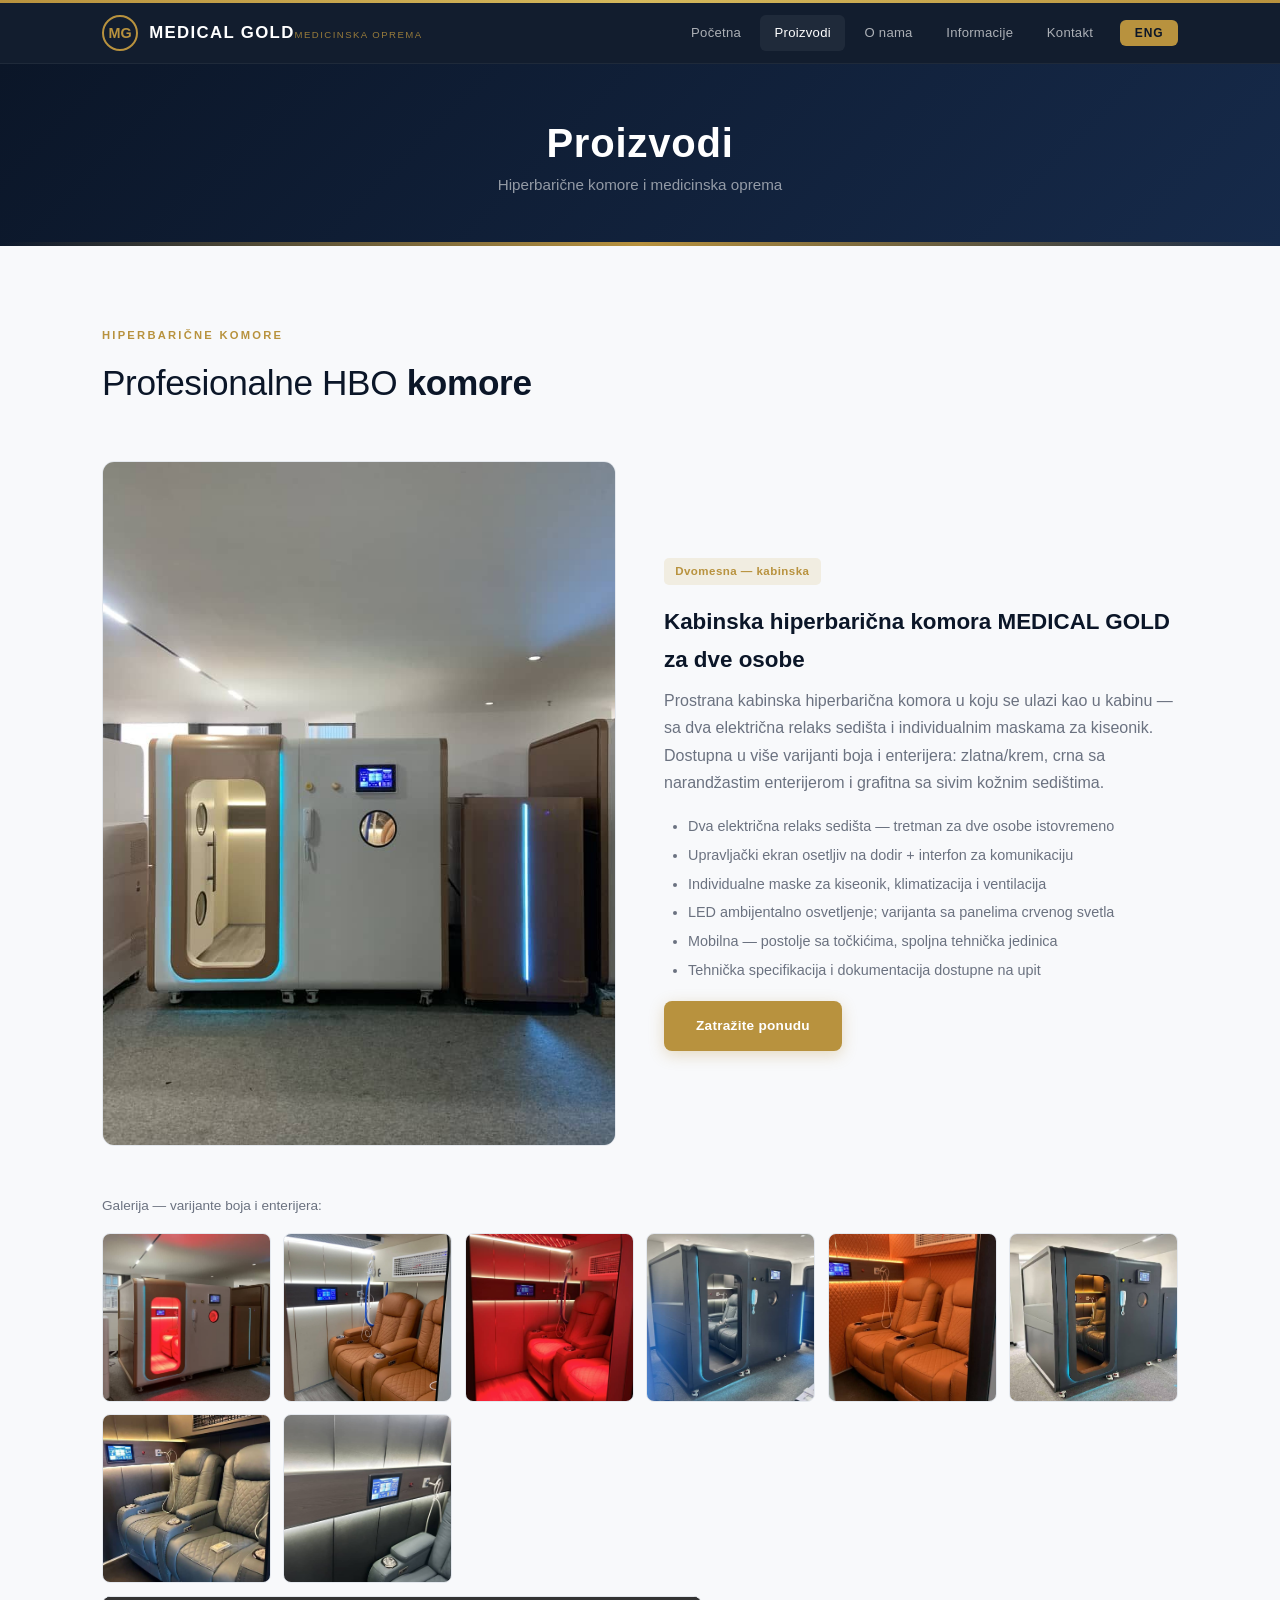
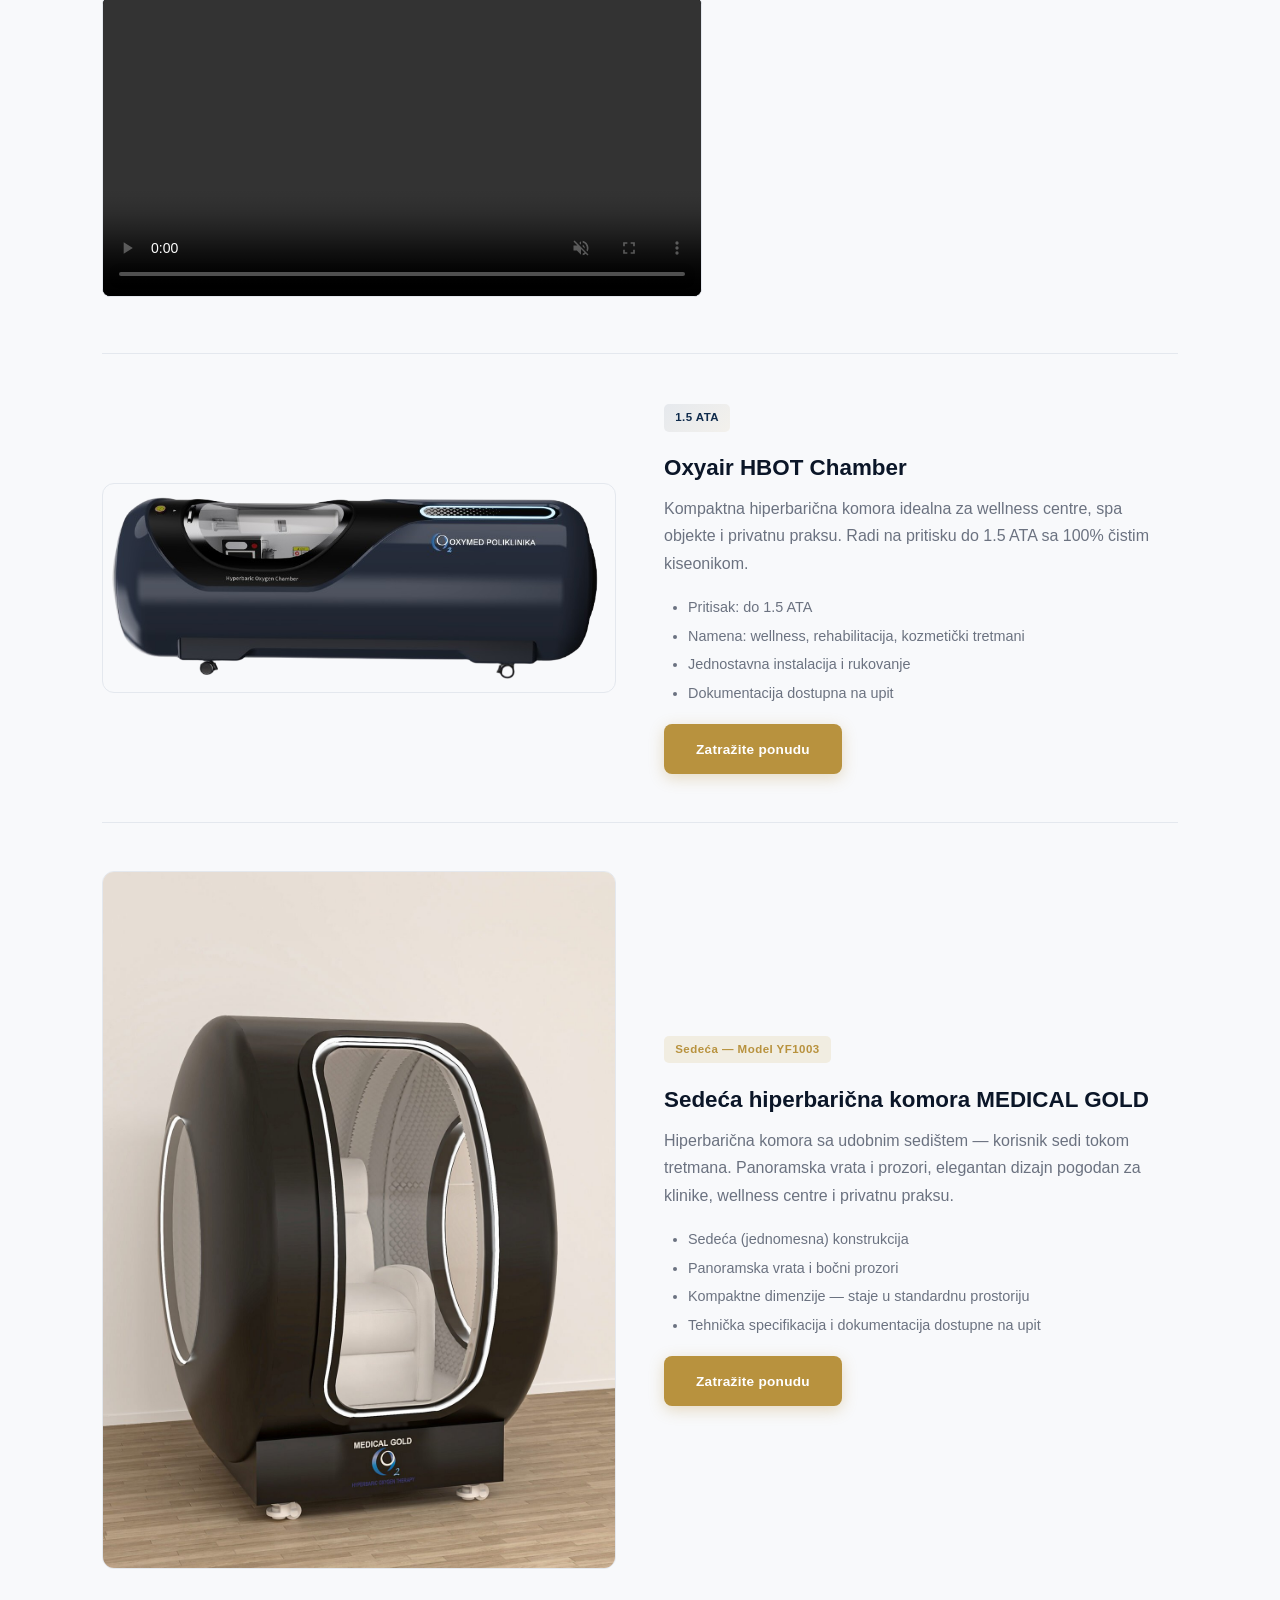
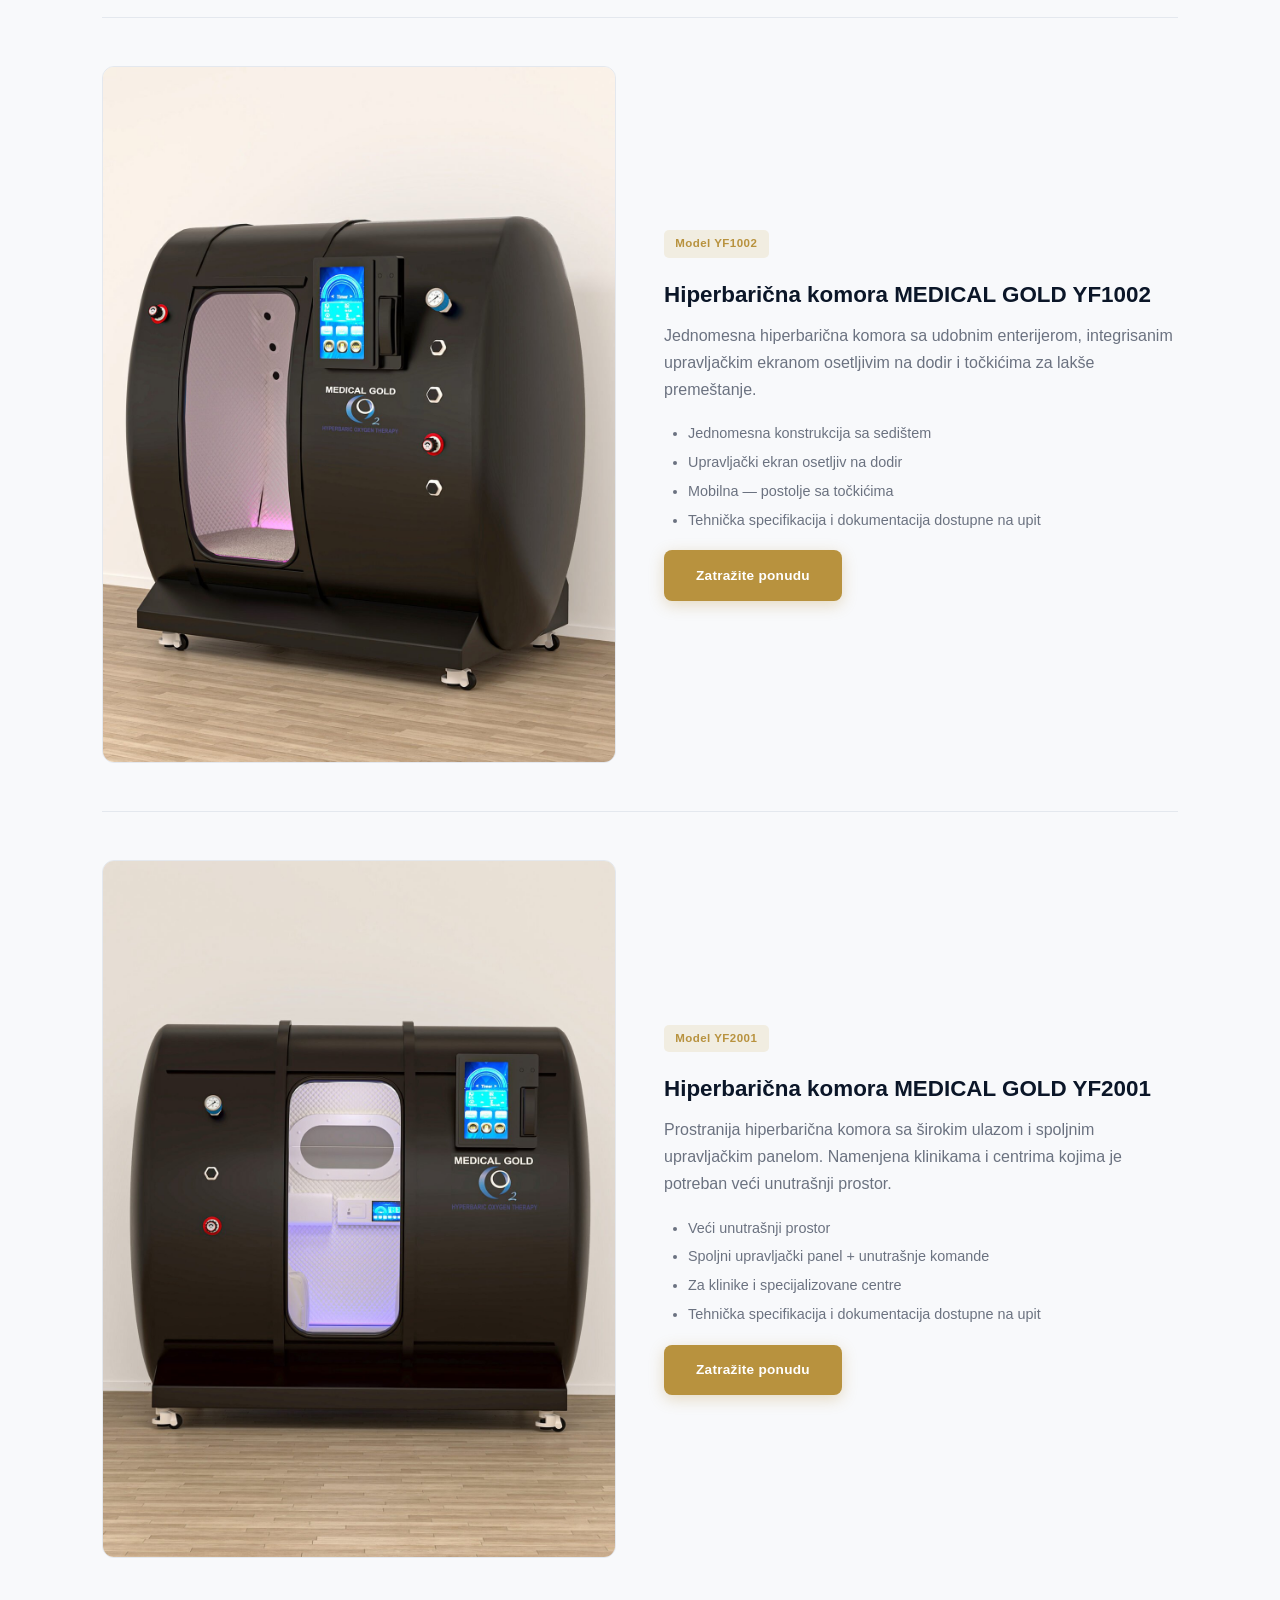
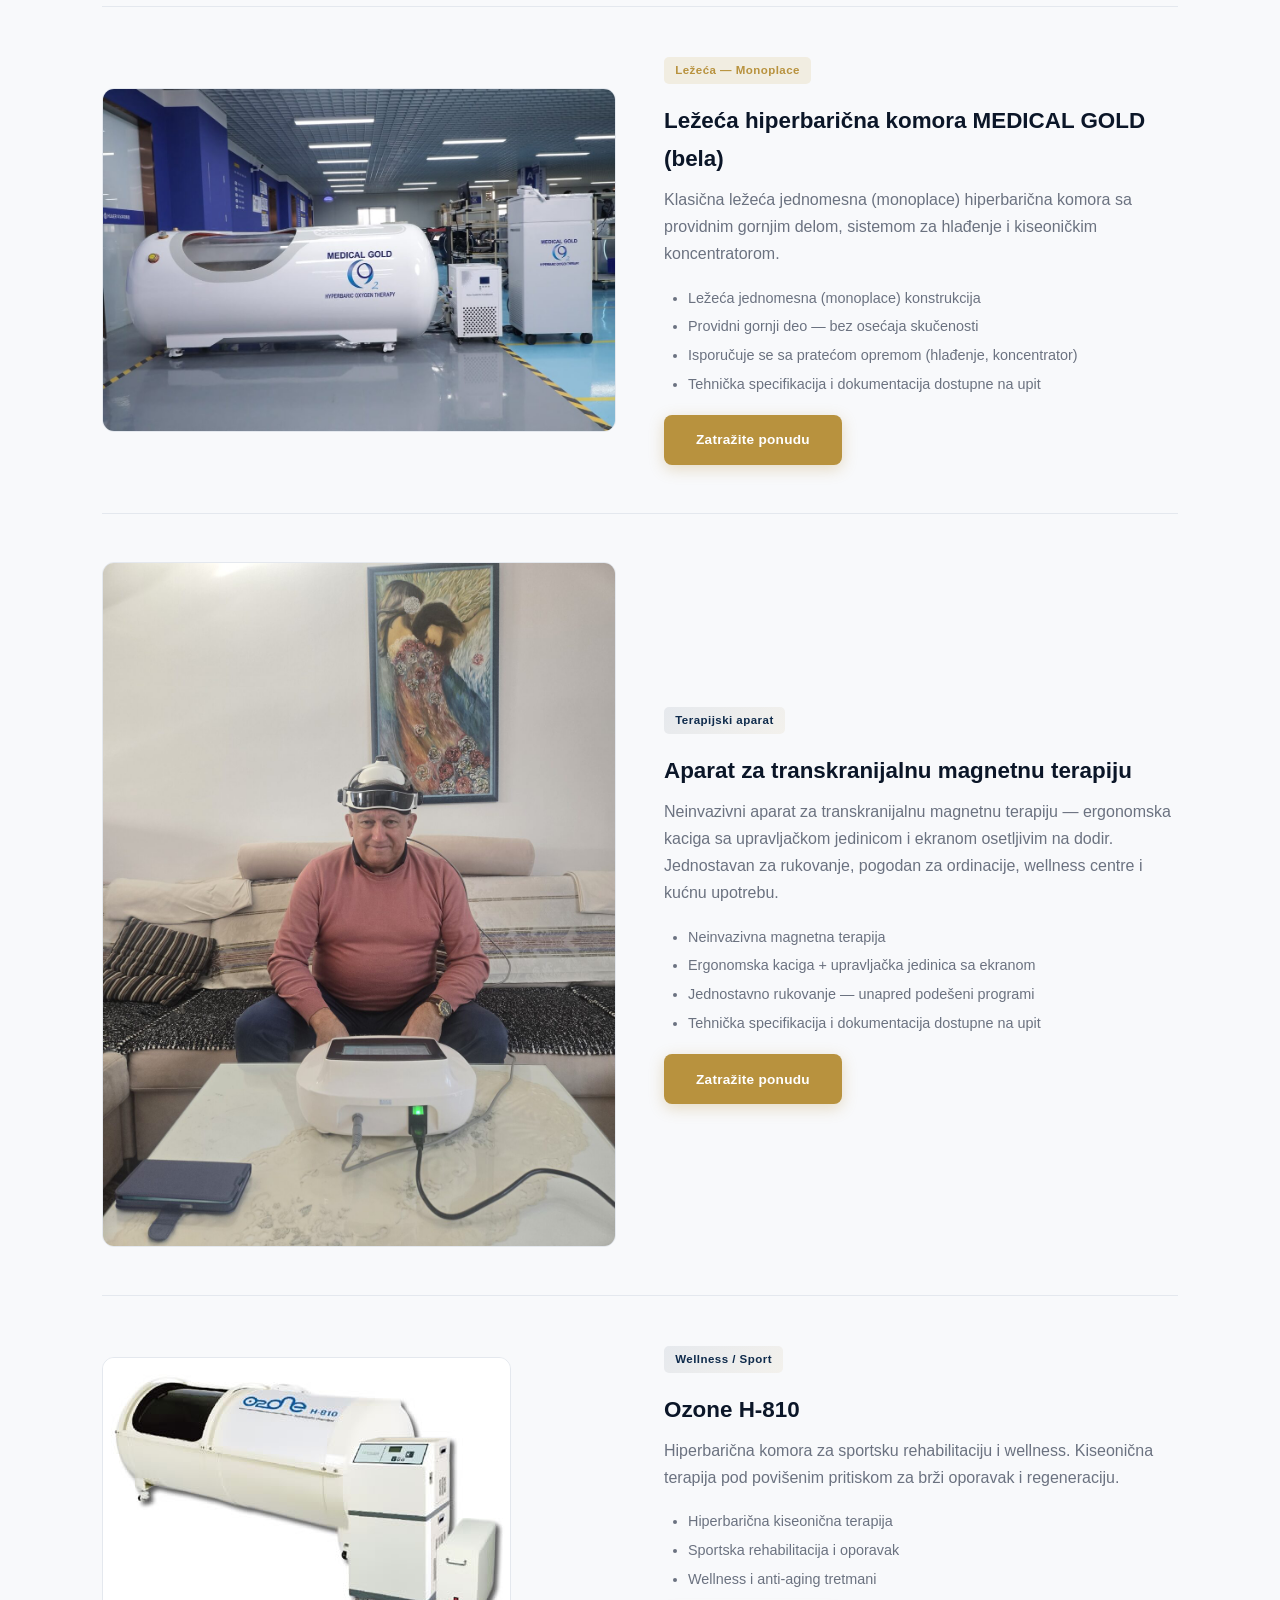
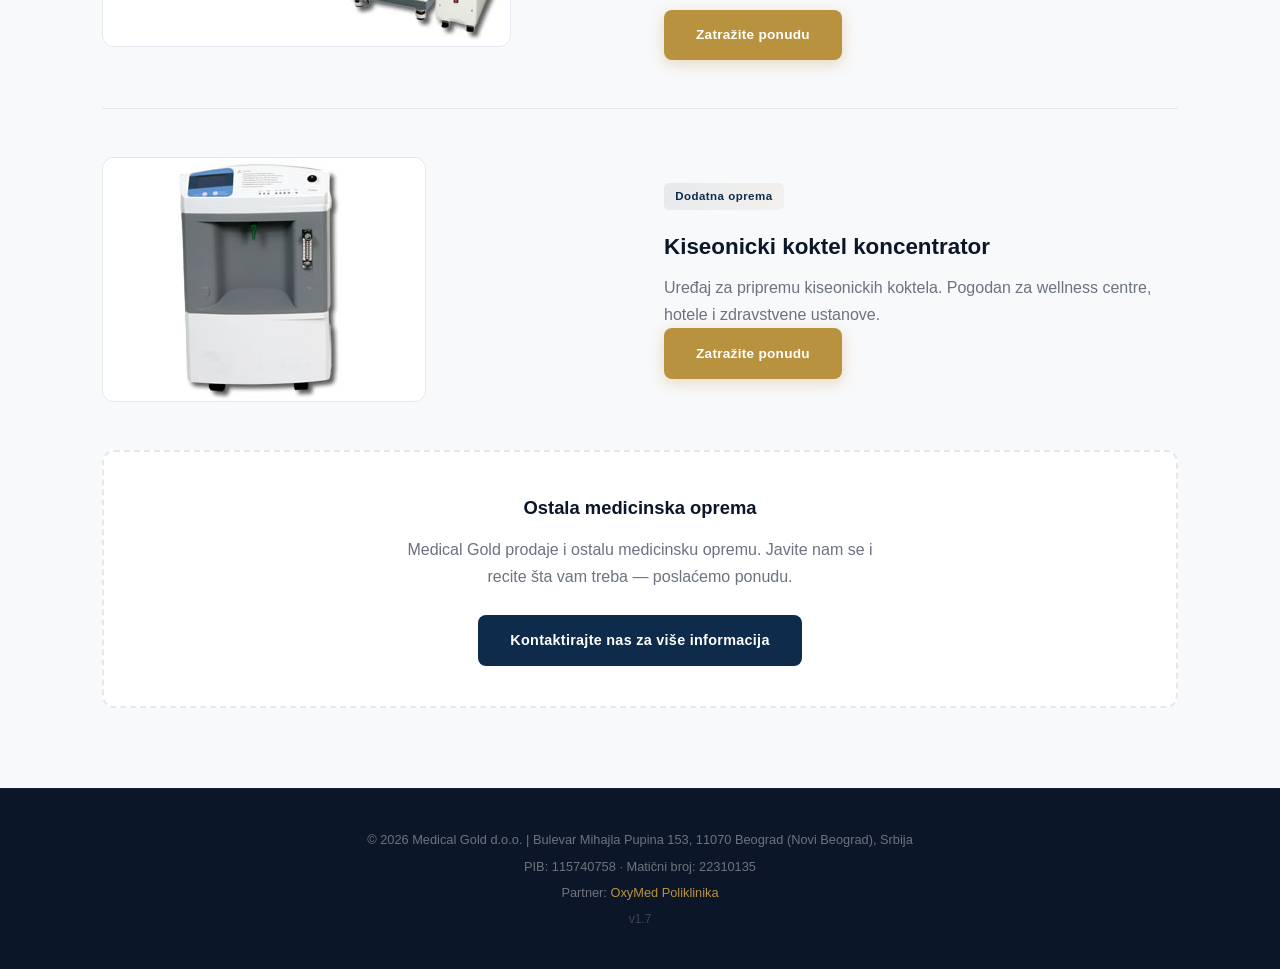
<file: products/index.html>
<!DOCTYPE html>
<html lang="sr">
<head>
<meta charset="UTF-8">
<meta name="viewport" content="width=device-width, initial-scale=1.0">
<title>Proizvodi | Medical Gold</title>
<link rel="icon" href="data:image/svg+xml,<svg xmlns='http://www.w3.org/2000/svg' viewBox='0 0 32 32'><circle cx='16' cy='16' r='12' fill='none' stroke='%23c9a84c' stroke-width='2'/><text x='16' y='21' text-anchor='middle' font-size='14' fill='%23c9a84c' font-weight='bold'>M</text></svg>"/>
<link rel="stylesheet" href="/styles.css"/>
</head>
<body>

<nav>
<div class="nav-gold-line"></div>
<div class="nav-inner">
<a href="/" class="nav-logo"><div class="nav-logo-icon">MG</div><div><span class="logo-text">MEDICAL GOLD</span><span class="logo-sub sr-only">Medicinska oprema</span><span class="logo-sub en-only">Medical Equipment</span></div></a>
<div class="nav-links">
<a href="/"><span class="sr-only">Početna</span><span class="en-only">Home</span></a>
<a href="/products/" class="active"><span class="sr-only">Proizvodi</span><span class="en-only">Products</span></a>
<a href="/about/"><span class="sr-only">O nama</span><span class="en-only">About</span></a>
<a href="/informacije/"><span class="sr-only">Informacije</span><span class="en-only">Resources</span></a>
<a href="/contact/"><span class="sr-only">Kontakt</span><span class="en-only">Contact</span></a>
<button class="lang-btn" onclick="toggleLang()">ENG</button>
</div>
<button class="mobile-menu" onclick="toggleMenu()">&#9776;</button>
</div>
</nav>

<div class="page-header">
<div lang="sr"><h1>Proizvodi</h1><p>Hiperbarične komore i medicinska oprema</p></div>
<div lang="en"><h1>Products</h1><p>Hyperbaric chambers and medical equipment</p></div>
</div>

<section>
<div class="container">
<div lang="sr"><div class="section-label">Hiperbarične komore</div><h2>Profesionalne HBO <strong>komore</strong></h2></div>
<div lang="en"><div class="section-label">Hyperbaric chambers</div><h2>Professional HBO <strong>Chambers</strong></h2></div>

<!-- Product 0: Kabinska komora za dve osobe -->
<div style="display:grid;grid-template-columns:1fr 1fr;gap:3rem;margin:3rem 0;align-items:center">
<div><img src="/images/kabina-gold-front.jpg" alt="Kabinska hiperbarična komora MEDICAL GOLD za dve osobe" style="border-radius:12px;border:1px solid var(--border)"/></div>
<div>
<span class="card-badge" style="background:rgba(201,168,76,0.15);color:var(--gold)">Dvomesna &mdash; kabinska</span>
<h3 style="font-size:1.4rem;margin:0.5rem 0" lang="sr">Kabinska hiperbarična komora MEDICAL GOLD za dve osobe</h3>
<h3 style="font-size:1.4rem;margin:0.5rem 0" lang="en">MEDICAL GOLD Two-Person Cabin Hyperbaric Chamber</h3>
<div lang="sr">
<p style="color:var(--muted)">Prostrana kabinska hiperbarična komora u koju se ulazi kao u kabinu &mdash; sa dva električna relaks sedišta i individualnim maskama za kiseonik. Dostupna u više varijanti boja i enterijera: zlatna/krem, crna sa narandžastim enterijerom i grafitna sa sivim kožnim sedištima.</p>
<ul style="color:var(--muted);font-size:0.9rem;margin:1rem 0 1rem 1.5rem;line-height:2">
<li>Dva električna relaks sedišta &mdash; tretman za dve osobe istovremeno</li>
<li>Upravljački ekran osetljiv na dodir + interfon za komunikaciju</li>
<li>Individualne maske za kiseonik, klimatizacija i ventilacija</li>
<li>LED ambijentalno osvetljenje; varijanta sa panelima crvenog svetla</li>
<li>Mobilna &mdash; postolje sa točkićima, spoljna tehnička jedinica</li>
<li>Tehnička specifikacija i dokumentacija dostupne na upit</li>
</ul>
</div>
<div lang="en">
<p style="color:var(--muted)">Spacious walk-in cabin hyperbaric chamber with two electric recliner seats and individual oxygen masks. Available in several color and interior variants: gold/cream, black with orange interior, and graphite with gray leather seats.</p>
<ul style="color:var(--muted);font-size:0.9rem;margin:1rem 0 1rem 1.5rem;line-height:2">
<li>Two electric recliner seats &mdash; treatment for two people at once</li>
<li>Touchscreen control panel + intercom</li>
<li>Individual oxygen masks, air conditioning and ventilation</li>
<li>LED ambient lighting; variant with red-light panels</li>
<li>Mobile &mdash; caster base, external technical unit</li>
<li>Technical specification and documentation available on request</li>
</ul>
</div>
<a href="/contact/" class="btn btn-gold" style="font-size:0.85rem"><span class="sr-only">Zatražite ponudu</span><span class="en-only">Request a Quote</span></a>
</div>
</div>

<!-- Gallery: kabinska komora -->
<div style="margin:0 0 3rem 0;border-bottom:1px solid var(--border);padding-bottom:3rem">
<p lang="sr" style="font-size:0.85rem;color:var(--muted);margin-bottom:1rem">Galerija &mdash; varijante boja i enterijera:</p>
<p lang="en" style="font-size:0.85rem;color:var(--muted);margin-bottom:1rem">Gallery &mdash; color and interior variants:</p>
<div style="display:grid;grid-template-columns:repeat(auto-fill,minmax(160px,1fr));gap:0.8rem">
<a href="/images/kabina-gold-red.jpg" target="_blank"><img src="/images/kabina-gold-red.jpg" alt="Zlatna varijanta sa crvenim svetlom" loading="lazy" style="width:100%;aspect-ratio:1;object-fit:cover;border-radius:8px;border:1px solid var(--border)"/></a>
<a href="/images/kabina-gold-enterijer.jpg" target="_blank"><img src="/images/kabina-gold-enterijer.jpg" alt="Krem enterijer sa kožnim sedištima" loading="lazy" style="width:100%;aspect-ratio:1;object-fit:cover;border-radius:8px;border:1px solid var(--border)"/></a>
<a href="/images/kabina-red-light.jpg" target="_blank"><img src="/images/kabina-red-light.jpg" alt="Enterijer sa panelima crvenog svetla" loading="lazy" style="width:100%;aspect-ratio:1;object-fit:cover;border-radius:8px;border:1px solid var(--border)"/></a>
<a href="/images/kabina-black-front.jpg" target="_blank"><img src="/images/kabina-black-front.jpg" alt="Crna varijanta" loading="lazy" style="width:100%;aspect-ratio:1;object-fit:cover;border-radius:8px;border:1px solid var(--border)"/></a>
<a href="/images/kabina-orange-enterijer.jpg" target="_blank"><img src="/images/kabina-orange-enterijer.jpg" alt="Narandžasti enterijer" loading="lazy" style="width:100%;aspect-ratio:1;object-fit:cover;border-radius:8px;border:1px solid var(--border)"/></a>
<a href="/images/kabina-graphite-front.jpg" target="_blank"><img src="/images/kabina-graphite-front.jpg" alt="Grafitna varijanta" loading="lazy" style="width:100%;aspect-ratio:1;object-fit:cover;border-radius:8px;border:1px solid var(--border)"/></a>
<a href="/images/kabina-gray-enterijer.jpg" target="_blank"><img src="/images/kabina-gray-enterijer.jpg" alt="Sivi kožni enterijer" loading="lazy" style="width:100%;aspect-ratio:1;object-fit:cover;border-radius:8px;border:1px solid var(--border)"/></a>
<a href="/images/kabina-panel.jpg" target="_blank"><img src="/images/kabina-panel.jpg" alt="Upravljački ekran" loading="lazy" style="width:100%;aspect-ratio:1;object-fit:cover;border-radius:8px;border:1px solid var(--border)"/></a>
</div>
<div style="margin-top:0.8rem;max-width:600px">
<video src="/images/kabina-video-2.mp4" controls muted playsinline preload="metadata" style="width:100%;border-radius:8px;border:1px solid var(--border);background:#000"></video>
</div>
</div>

<!-- Product 1 -->
<div style="display:grid;grid-template-columns:1fr 1fr;gap:3rem;margin:3rem 0;align-items:center;border-bottom:1px solid var(--border);padding-bottom:3rem">
<div><img src="/images/chamber-1.5ata.png" alt="Oxyair HBOT 1.5 ATA" style="border-radius:12px;border:1px solid var(--border)"/></div>
<div>
<span class="card-badge">1.5 ATA</span>
<h3 style="font-size:1.4rem;margin:0.5rem 0">Oxyair HBOT Chamber</h3>
<div lang="sr">
<p style="color:var(--muted)">Kompaktna hiperbarična komora idealna za wellness centre, spa objekte i privatnu praksu. Radi na pritisku do 1.5 ATA sa 100% čistim kiseonikom.</p>
<ul style="color:var(--muted);font-size:0.9rem;margin:1rem 0 1rem 1.5rem;line-height:2">
<li>Pritisak: do 1.5 ATA</li>
<li>Namena: wellness, rehabilitacija, kozmetički tretmani</li>
<li>Jednostavna instalacija i rukovanje</li>
<li>Dokumentacija dostupna na upit</li>
</ul>
</div>
<div lang="en">
<p style="color:var(--muted)">Compact hyperbaric chamber ideal for wellness centers, spas, and private practice. Operates at up to 1.5 ATA with 100% pure oxygen.</p>
<ul style="color:var(--muted);font-size:0.9rem;margin:1rem 0 1rem 1.5rem;line-height:2">
<li>Pressure: up to 1.5 ATA</li>
<li>Use: wellness, rehabilitation, cosmetic treatments</li>
<li>Easy installation and operation</li>
<li>Documentation available on request</li>
</ul>
</div>
<a href="/contact/" class="btn btn-gold" style="font-size:0.85rem"><span class="sr-only">Zatražite ponudu</span><span class="en-only">Request a Quote</span></a>
</div>
</div>

<!-- Product 2: Sedeca komora YF1003 -->
<div style="display:grid;grid-template-columns:1fr 1fr;gap:3rem;margin:3rem 0;align-items:center;border-bottom:1px solid var(--border);padding-bottom:3rem">
<div><img src="/images/chamber-sedeca-yf1003.jpg" alt="Sedeća hiperbarična komora MEDICAL GOLD YF1003" style="border-radius:12px;border:1px solid var(--border)"/></div>
<div>
<span class="card-badge" style="background:rgba(201,168,76,0.15);color:var(--gold)">Sedeća &mdash; Model YF1003</span>
<h3 style="font-size:1.4rem;margin:0.5rem 0" lang="sr">Sedeća hiperbarična komora MEDICAL GOLD</h3>
<h3 style="font-size:1.4rem;margin:0.5rem 0" lang="en">MEDICAL GOLD Seated Hyperbaric Chamber</h3>
<div lang="sr">
<p style="color:var(--muted)">Hiperbarična komora sa udobnim sedištem &mdash; korisnik sedi tokom tretmana. Panoramska vrata i prozori, elegantan dizajn pogodan za klinike, wellness centre i privatnu praksu.</p>
<ul style="color:var(--muted);font-size:0.9rem;margin:1rem 0 1rem 1.5rem;line-height:2">
<li>Sedeća (jednomesna) konstrukcija</li>
<li>Panoramska vrata i bočni prozori</li>
<li>Kompaktne dimenzije &mdash; staje u standardnu prostoriju</li>
<li>Tehnička specifikacija i dokumentacija dostupne na upit</li>
</ul>
</div>
<div lang="en">
<p style="color:var(--muted)">Hyperbaric chamber with a comfortable seat &mdash; the user sits during treatment. Panoramic door and windows, elegant design suitable for clinics, wellness centers, and private practice.</p>
<ul style="color:var(--muted);font-size:0.9rem;margin:1rem 0 1rem 1.5rem;line-height:2">
<li>Seated (single-person) construction</li>
<li>Panoramic door and side windows</li>
<li>Compact footprint &mdash; fits a standard room</li>
<li>Technical specification and documentation available on request</li>
</ul>
</div>
<a href="/contact/" class="btn btn-gold" style="font-size:0.85rem"><span class="sr-only">Zatražite ponudu</span><span class="en-only">Request a Quote</span></a>
</div>
</div>

<!-- Product 3: Komora YF1002 -->
<div style="display:grid;grid-template-columns:1fr 1fr;gap:3rem;margin:3rem 0;align-items:center;border-bottom:1px solid var(--border);padding-bottom:3rem">
<div><img src="/images/chamber-yf1002.jpg" alt="Hiperbarična komora MEDICAL GOLD YF1002" style="border-radius:12px;border:1px solid var(--border)"/></div>
<div>
<span class="card-badge" style="background:rgba(201,168,76,0.15);color:var(--gold)">Model YF1002</span>
<h3 style="font-size:1.4rem;margin:0.5rem 0" lang="sr">Hiperbarična komora MEDICAL GOLD YF1002</h3>
<h3 style="font-size:1.4rem;margin:0.5rem 0" lang="en">MEDICAL GOLD YF1002 Hyperbaric Chamber</h3>
<div lang="sr">
<p style="color:var(--muted)">Jednomesna hiperbarična komora sa udobnim enterijerom, integrisanim upravljačkim ekranom osetljivim na dodir i točkićima za lakše premeštanje.</p>
<ul style="color:var(--muted);font-size:0.9rem;margin:1rem 0 1rem 1.5rem;line-height:2">
<li>Jednomesna konstrukcija sa sedištem</li>
<li>Upravljački ekran osetljiv na dodir</li>
<li>Mobilna &mdash; postolje sa točkićima</li>
<li>Tehnička specifikacija i dokumentacija dostupne na upit</li>
</ul>
</div>
<div lang="en">
<p style="color:var(--muted)">Single-person hyperbaric chamber with a comfortable interior, integrated touchscreen control panel, and casters for easy relocation.</p>
<ul style="color:var(--muted);font-size:0.9rem;margin:1rem 0 1rem 1.5rem;line-height:2">
<li>Single-person construction with seat</li>
<li>Touchscreen control panel</li>
<li>Mobile &mdash; base with casters</li>
<li>Technical specification and documentation available on request</li>
</ul>
</div>
<a href="/contact/" class="btn btn-gold" style="font-size:0.85rem"><span class="sr-only">Zatražite ponudu</span><span class="en-only">Request a Quote</span></a>
</div>
</div>

<!-- Product 4: Komora YF2001 -->
<div style="display:grid;grid-template-columns:1fr 1fr;gap:3rem;margin:3rem 0;align-items:center;border-bottom:1px solid var(--border);padding-bottom:3rem">
<div><img src="/images/chamber-yf2001.jpg" alt="Hiperbarična komora MEDICAL GOLD YF2001" style="border-radius:12px;border:1px solid var(--border)"/></div>
<div>
<span class="card-badge" style="background:rgba(201,168,76,0.15);color:var(--gold)">Model YF2001</span>
<h3 style="font-size:1.4rem;margin:0.5rem 0" lang="sr">Hiperbarična komora MEDICAL GOLD YF2001</h3>
<h3 style="font-size:1.4rem;margin:0.5rem 0" lang="en">MEDICAL GOLD YF2001 Hyperbaric Chamber</h3>
<div lang="sr">
<p style="color:var(--muted)">Prostranija hiperbarična komora sa širokim ulazom i spoljnim upravljačkim panelom. Namenjena klinikama i centrima kojima je potreban veći unutrašnji prostor.</p>
<ul style="color:var(--muted);font-size:0.9rem;margin:1rem 0 1rem 1.5rem;line-height:2">
<li>Veći unutrašnji prostor</li>
<li>Spoljni upravljački panel + unutrašnje komande</li>
<li>Za klinike i specijalizovane centre</li>
<li>Tehnička specifikacija i dokumentacija dostupne na upit</li>
</ul>
</div>
<div lang="en">
<p style="color:var(--muted)">More spacious hyperbaric chamber with a wide entrance and external control panel. Intended for clinics and centers that need more interior space.</p>
<ul style="color:var(--muted);font-size:0.9rem;margin:1rem 0 1rem 1.5rem;line-height:2">
<li>Larger interior space</li>
<li>External control panel + interior controls</li>
<li>For clinics and specialized centers</li>
<li>Technical specification and documentation available on request</li>
</ul>
</div>
<a href="/contact/" class="btn btn-gold" style="font-size:0.85rem"><span class="sr-only">Zatražite ponudu</span><span class="en-only">Request a Quote</span></a>
</div>
</div>

<!-- Product 5: Lezeca bela komora -->
<div style="display:grid;grid-template-columns:1fr 1fr;gap:3rem;margin:3rem 0;align-items:center;border-bottom:1px solid var(--border);padding-bottom:3rem">
<div><img src="/images/chamber-olyve-bela.jpg" alt="Ležeća hiperbarična komora MEDICAL GOLD (bela)" style="border-radius:12px;border:1px solid var(--border)"/></div>
<div>
<span class="card-badge" style="background:rgba(201,168,76,0.15);color:var(--gold)">Ležeća &mdash; Monoplace</span>
<h3 style="font-size:1.4rem;margin:0.5rem 0" lang="sr">Ležeća hiperbarična komora MEDICAL GOLD (bela)</h3>
<h3 style="font-size:1.4rem;margin:0.5rem 0" lang="en">MEDICAL GOLD Lying Hyperbaric Chamber (white)</h3>
<div lang="sr">
<p style="color:var(--muted)">Klasična ležeća jednomesna (monoplace) hiperbarična komora sa providnim gornjim delom, sistemom za hlađenje i kiseoničkim koncentratorom.</p>
<ul style="color:var(--muted);font-size:0.9rem;margin:1rem 0 1rem 1.5rem;line-height:2">
<li>Ležeća jednomesna (monoplace) konstrukcija</li>
<li>Providni gornji deo &mdash; bez osećaja skučenosti</li>
<li>Isporučuje se sa pratećom opremom (hlađenje, koncentrator)</li>
<li>Tehnička specifikacija i dokumentacija dostupne na upit</li>
</ul>
</div>
<div lang="en">
<p style="color:var(--muted)">Classic lying monoplace hyperbaric chamber with a transparent upper section, cooling system, and oxygen concentrator.</p>
<ul style="color:var(--muted);font-size:0.9rem;margin:1rem 0 1rem 1.5rem;line-height:2">
<li>Lying monoplace construction</li>
<li>Transparent upper section &mdash; no feeling of confinement</li>
<li>Supplied with supporting equipment (cooling, concentrator)</li>
<li>Technical specification and documentation available on request</li>
</ul>
</div>
<a href="/contact/" class="btn btn-gold" style="font-size:0.85rem"><span class="sr-only">Zatražite ponudu</span><span class="en-only">Request a Quote</span></a>
</div>
</div>

<!-- Product 6: TMS aparat -->
<div style="display:grid;grid-template-columns:1fr 1fr;gap:3rem;margin:3rem 0;align-items:center;border-bottom:1px solid var(--border);padding-bottom:3rem">
<div><img src="/images/tms-aparat.jpg" alt="Aparat za transkranijalnu magnetnu terapiju" style="border-radius:12px;border:1px solid var(--border)"/></div>
<div>
<span class="card-badge">Terapijski aparat</span>
<h3 style="font-size:1.4rem;margin:0.5rem 0" lang="sr">Aparat za transkranijalnu magnetnu terapiju</h3>
<h3 style="font-size:1.4rem;margin:0.5rem 0" lang="en">Transcranial Magnetic Therapy Device</h3>
<div lang="sr">
<p style="color:var(--muted)">Neinvazivni aparat za transkranijalnu magnetnu terapiju &mdash; ergonomska kaciga sa upravljačkom jedinicom i ekranom osetljivim na dodir. Jednostavan za rukovanje, pogodan za ordinacije, wellness centre i kućnu upotrebu.</p>
<ul style="color:var(--muted);font-size:0.9rem;margin:1rem 0 1rem 1.5rem;line-height:2">
<li>Neinvazivna magnetna terapija</li>
<li>Ergonomska kaciga + upravljačka jedinica sa ekranom</li>
<li>Jednostavno rukovanje &mdash; unapred podešeni programi</li>
<li>Tehnička specifikacija i dokumentacija dostupne na upit</li>
</ul>
</div>
<div lang="en">
<p style="color:var(--muted)">Non-invasive transcranial magnetic therapy device &mdash; an ergonomic helmet with a touchscreen control unit. Easy to operate, suitable for practices, wellness centers, and home use.</p>
<ul style="color:var(--muted);font-size:0.9rem;margin:1rem 0 1rem 1.5rem;line-height:2">
<li>Non-invasive magnetic therapy</li>
<li>Ergonomic helmet + control unit with display</li>
<li>Easy operation &mdash; preset programs</li>
<li>Technical specification and documentation available on request</li>
</ul>
</div>
<a href="/contact/" class="btn btn-gold" style="font-size:0.85rem"><span class="sr-only">Zatražite ponudu</span><span class="en-only">Request a Quote</span></a>
</div>
</div>

<!-- Product 3 -->
<div style="display:grid;grid-template-columns:1fr 1fr;gap:3rem;margin:3rem 0;align-items:center;border-bottom:1px solid var(--border);padding-bottom:3rem">
<div><img src="/images/ozone-h810.jpg" alt="Ozone H-810" style="border-radius:12px;border:1px solid var(--border)"/></div>
<div>
<span class="card-badge">Wellness / Sport</span>
<h3 style="font-size:1.4rem;margin:0.5rem 0">Ozone H-810</h3>
<div lang="sr">
<p style="color:var(--muted)">Hiperbarična komora za sportsku rehabilitaciju i wellness. Kiseonična terapija pod povišenim pritiskom za brži oporavak i regeneraciju.</p>
<ul style="color:var(--muted);font-size:0.9rem;margin:1rem 0 1rem 1.5rem;line-height:2">
<li>Hiperbarična kiseonična terapija</li>
<li>Sportska rehabilitacija i oporavak</li>
<li>Wellness i anti-aging tretmani</li>
</ul>
</div>
<div lang="en">
<p style="color:var(--muted)">Hyperbaric chamber for sports rehabilitation and wellness. Oxygen therapy under increased pressure for faster recovery and regeneration.</p>
<ul style="color:var(--muted);font-size:0.9rem;margin:1rem 0 1rem 1.5rem;line-height:2">
<li>Hyperbaric oxygen therapy</li>
<li>Sports rehabilitation and recovery</li>
<li>Wellness and anti-aging treatments</li>
</ul>
</div>
<a href="/contact/" class="btn btn-gold" style="font-size:0.85rem"><span class="sr-only">Zatražite ponudu</span><span class="en-only">Request a Quote</span></a>
</div>
</div>

<!-- Product 4 -->
<div style="display:grid;grid-template-columns:1fr 1fr;gap:3rem;margin:3rem 0;align-items:center">
<div><img src="/images/oxygen-cocktail.jpg" alt="Oxygen Cocktail Concentrator" style="border-radius:12px;border:1px solid var(--border)"/></div>
<div>
<span class="card-badge">Dodatna oprema</span>
<h3 style="font-size:1.4rem;margin:0.5rem 0" lang="sr">Kiseonicki koktel koncentrator</h3>
<h3 style="font-size:1.4rem;margin:0.5rem 0" lang="en">Oxygen Cocktail Concentrator</h3>
<div lang="sr"><p style="color:var(--muted)">Uređaj za pripremu kiseonickih koktela. Pogodan za wellness centre, hotele i zdravstvene ustanove.</p></div>
<div lang="en"><p style="color:var(--muted)">Device for preparing oxygen cocktails. Suitable for wellness centers, hotels, and healthcare facilities.</p></div>
<a href="/contact/" class="btn btn-gold" style="font-size:0.85rem"><span class="sr-only">Zatražite ponudu</span><span class="en-only">Request a Quote</span></a>
</div>
</div>

<!-- Other equipment -->
<div style="margin-top:3rem;padding:2.5rem;background:var(--surface);border:2px dashed var(--border);border-radius:12px;text-align:center">
<div lang="sr">
<h3 style="color:var(--dark);margin-bottom:0.8rem">Ostala medicinska oprema</h3>
<p style="color:var(--muted);max-width:500px;margin:0 auto 1.5rem">Medical Gold prodaje i ostalu medicinsku opremu. Javite nam se i recite šta vam treba &mdash; poslaćemo ponudu.</p>
<a href="/contact/" class="btn btn-accent">Kontaktirajte nas za više informacija</a>
</div>
<div lang="en">
<h3 style="color:var(--dark);margin-bottom:0.8rem">Other Medical Equipment</h3>
<p style="color:var(--muted);max-width:500px;margin:0 auto 1.5rem">Medical Gold also distributes other medical equipment. Get in touch and tell us what you need &mdash; we&rsquo;ll send you an offer.</p>
<a href="/contact/" class="btn btn-accent">Contact us for more information</a>
</div>
</div>

</div>
</section>

<footer>
<div class="container">
<p>&copy; 2026 Medical Gold d.o.o. | Bulevar Mihajla Pupina 153, 11070 Beograd (Novi Beograd), Srbija</p>
<p style="margin-top:0.3rem">PIB: 115740758 &middot; Matični broj: 22310135</p>
<p style="margin-top:0.3rem">Partner: <a href="https://www.oxymed.si" target="_blank" rel="noopener">OxyMed Poliklinika</a></p>
</div>
</footer>

<script src="/shared.js"></script>
<style>@media(max-width:768px){[style*="grid-template-columns: 1fr 1fr"],[style*="grid-template-columns:1fr 1fr"]{grid-template-columns:1fr!important}}</style>
</body>
</html>
</file>
<file: styles.css>
*{margin:0;padding:0;box-sizing:border-box}
:root{--bg:#f8f9fb;--surface:#fff;--card:#fff;--border:#e4e8ee;--text:#1a1e2c;--muted:#6b7280;--accent:#0f2b4c;--accent-light:#1a5276;--gold:#b8923e;--gold-light:#cfaa52;--dark:#0b1628;--dark2:#111d32;--radius:14px}
body{font-family:'Inter','Segoe UI','Helvetica Neue',Arial,sans-serif;background:var(--bg);color:var(--text);line-height:1.7;-webkit-font-smoothing:antialiased}
a{color:var(--accent-light);text-decoration:none;transition:color 0.2s}
a:hover{color:var(--gold)}
img{max-width:100%;height:auto;display:block}

/* Language toggle */
[lang="en"]{display:none}
body.en [lang="en"]{display:block}
body.en [lang="sr"]{display:none}
body.en .sr-only{display:none!important}
body.en .en-only{display:inline!important}
body:not(.en) .en-only{display:none!important}
body:not(.en) .sr-only{display:inline!important}

/* ===== NAV ===== */
nav{background:rgba(11,22,40,0.97);backdrop-filter:blur(12px);position:sticky;top:0;z-index:100;border-bottom:1px solid rgba(255,255,255,0.06)}
.nav-gold-line{height:3px;background:linear-gradient(90deg,var(--gold),#d4b85c,var(--gold))}
.nav-inner{max-width:1140px;margin:0 auto;padding:0.75rem 2rem;display:flex;justify-content:space-between;align-items:center}
.nav-logo{display:flex;align-items:center;gap:0.7rem;text-decoration:none}
.nav-logo-icon{width:36px;height:36px;border-radius:50%;border:2px solid var(--gold);display:flex;align-items:center;justify-content:center;color:var(--gold);font-weight:800;font-size:0.9rem}
.nav-logo .logo-text{color:#fff;font-size:1.05rem;font-weight:700;letter-spacing:0.08em}
.nav-logo .logo-sub{color:var(--gold);font-size:0.6rem;letter-spacing:0.15em;text-transform:uppercase;display:block;margin-top:-1px;opacity:0.8}
.nav-links{display:flex;gap:0.3rem;align-items:center}
.nav-links a{color:rgba(255,255,255,0.65);font-size:0.82rem;padding:0.4rem 0.9rem;border-radius:6px;transition:all 0.2s;letter-spacing:0.02em}
.nav-links a:hover,.nav-links a.active{color:#fff;background:rgba(255,255,255,0.06)}
.lang-btn{background:var(--gold);color:var(--dark);padding:0.35rem 0.9rem;border-radius:6px;font-size:0.75rem;font-weight:700;cursor:pointer;border:none;letter-spacing:0.08em;margin-left:0.5rem;transition:all 0.2s}
.lang-btn:hover{background:var(--gold-light);transform:scale(1.03)}
.mobile-menu{display:none;background:none;border:none;color:#fff;font-size:1.5rem;cursor:pointer}
@media(max-width:768px){
  .mobile-menu{display:block}
  .nav-links{display:none;flex-direction:column;position:absolute;top:100%;left:0;right:0;background:var(--dark);padding:1rem 2rem;gap:0.5rem;border-bottom:2px solid var(--gold)}
  .nav-links.mobile-open{display:flex}
}

/* ===== LAYOUT ===== */
.container{max-width:1140px;margin:0 auto;padding:0 2rem}
section{padding:5rem 0}
.section-label{font-size:0.7rem;color:var(--gold);letter-spacing:0.2em;text-transform:uppercase;font-weight:700;margin-bottom:0.5rem}
h1{font-size:clamp(2.2rem,5vw,3.8rem);font-weight:300;letter-spacing:-0.01em;line-height:1.15;margin-bottom:0.5rem}
h1 strong{font-weight:800;color:var(--gold)}
h2{font-size:clamp(1.5rem,3vw,2.2rem);color:var(--dark);margin-bottom:1.5rem;font-weight:300;letter-spacing:-0.01em}
h2 strong{font-weight:700}
h3{font-size:1.15rem;color:var(--dark);margin-bottom:0.5rem}

/* ===== HERO ===== */
.hero{position:relative;background:var(--dark);color:#fff;padding:6rem 2rem 5rem;text-align:center;overflow:hidden}
.hero-bg{position:absolute;inset:0;background:linear-gradient(135deg,var(--dark) 30%,#162a4a 70%,#1a3a5a 100%)}
.hero-glow{position:absolute;top:-50%;right:-20%;width:600px;height:600px;background:radial-gradient(circle,rgba(184,146,62,0.12),transparent 60%);border-radius:50%;pointer-events:none}
.hero-glow2{position:absolute;bottom:-40%;left:-15%;width:500px;height:500px;background:radial-gradient(circle,rgba(26,82,118,0.15),transparent 60%);border-radius:50%;pointer-events:none}
.hero-content{position:relative;z-index:2;max-width:700px;margin:0 auto}
.hero .tagline{font-size:clamp(1rem,2vw,1.15rem);color:rgba(255,255,255,0.6);max-width:550px;margin:1.2rem auto 2.5rem;line-height:1.8}
.hero::after{content:'';position:absolute;bottom:0;left:0;right:0;height:5px;background:linear-gradient(90deg,transparent,var(--gold),transparent);z-index:3}
.hero-stats{display:flex;justify-content:center;gap:3rem;margin-top:3rem;flex-wrap:wrap}
.hero-stat{text-align:center}
.hero-stat .num{font-size:2rem;font-weight:800;color:var(--gold)}
.hero-stat .desc{font-size:0.7rem;color:rgba(255,255,255,0.5);text-transform:uppercase;letter-spacing:0.1em;margin-top:0.2rem}

/* ===== BUTTONS ===== */
.cta-row{display:flex;gap:1rem;justify-content:center;flex-wrap:wrap}
.btn{display:inline-flex;align-items:center;gap:0.5rem;padding:0.85rem 2rem;border-radius:8px;font-size:0.9rem;font-weight:600;cursor:pointer;transition:all 0.25s;border:none;text-decoration:none;letter-spacing:0.02em}
.btn-gold{background:var(--gold);color:#fff;box-shadow:0 4px 15px rgba(184,146,62,0.3)}
.btn-gold:hover{background:var(--gold-light);transform:translateY(-1px);box-shadow:0 6px 20px rgba(184,146,62,0.35);text-decoration:none;color:#fff}
.btn-outline{background:transparent;color:#fff;border:1.5px solid rgba(255,255,255,0.25)}
.btn-outline:hover{border-color:var(--gold);color:var(--gold);text-decoration:none}
.btn-accent{background:var(--accent);color:#fff}
.btn-accent:hover{background:var(--accent-light);text-decoration:none;color:#fff}

/* ===== CARDS ===== */
.card-grid{display:grid;grid-template-columns:repeat(auto-fit,minmax(300px,1fr));gap:2rem;margin:2rem 0}
.card{background:var(--card);border:1px solid var(--border);border-radius:var(--radius);overflow:hidden;transition:all 0.35s ease;box-shadow:0 1px 3px rgba(0,0,0,0.04)}
.card:hover{box-shadow:0 12px 40px rgba(0,0,0,0.1);transform:translateY(-4px);border-color:var(--gold)}
.card-img{height:260px;background:linear-gradient(135deg,#f0f2f5,#e8ecf1);display:flex;align-items:center;justify-content:center;overflow:hidden;position:relative}
.card-img img{width:100%;height:100%;object-fit:contain;padding:1.5rem;transition:transform 0.4s}
.card:hover .card-img img{transform:scale(1.05)}
.card-body{padding:1.5rem 1.8rem}
.card-body h3{font-size:1.15rem;margin-bottom:0.4rem}
.card-body p{font-size:0.88rem;color:var(--muted);line-height:1.65}
.card-badge{display:inline-block;padding:0.25rem 0.7rem;background:linear-gradient(135deg,rgba(15,43,76,0.08),rgba(184,146,62,0.08));color:var(--accent);border-radius:5px;font-size:0.72rem;font-weight:700;margin-bottom:0.6rem;letter-spacing:0.04em}

/* ===== BENEFITS ===== */
.benefits{display:grid;grid-template-columns:repeat(auto-fit,minmax(200px,1fr));gap:1.5rem;margin:2rem 0}
.benefit{padding:2rem 1.5rem;background:var(--surface);border:1px solid var(--border);border-radius:var(--radius);text-align:center;transition:all 0.3s}
.benefit:hover{border-color:var(--gold);box-shadow:0 8px 25px rgba(0,0,0,0.06);transform:translateY(-2px)}
.benefit-icon{font-size:2.2rem;margin-bottom:1rem}
.benefit h4{font-size:0.9rem;color:var(--dark);margin-bottom:0.4rem;font-weight:600}
.benefit p{font-size:0.78rem;color:var(--muted)}

/* ===== PARTNER ===== */
.partner-section{background:linear-gradient(135deg,var(--dark),var(--dark2));color:#fff;padding:5rem 0}
.partner-grid{display:flex;gap:3.5rem;align-items:center;flex-wrap:wrap}
.partner-logo{flex:0 0 220px;background:rgba(255,255,255,0.04);border:1px solid rgba(255,255,255,0.08);border-radius:var(--radius);padding:2rem;display:flex;align-items:center;justify-content:center}
.partner-logo img{max-width:170px;opacity:0.85}
.partner-info{flex:1;min-width:300px}
.partner-info h3{color:var(--gold);font-size:1.3rem;margin-bottom:1rem;font-weight:600}
.partner-info p{color:rgba(255,255,255,0.6);font-size:0.92rem;line-height:1.85;margin-bottom:0.8rem}

/* ===== CONTACT ===== */
.contact-grid{display:grid;grid-template-columns:1fr 1fr;gap:2.5rem;margin:2rem 0}
@media(max-width:768px){.contact-grid{grid-template-columns:1fr}}
.contact-card{background:var(--surface);border:1px solid var(--border);border-radius:var(--radius);padding:2rem;transition:box-shadow 0.3s}
.contact-card:hover{box-shadow:0 8px 25px rgba(0,0,0,0.06)}
.contact-card h3{color:var(--accent);margin-bottom:1.2rem;font-size:1.05rem;font-weight:700}
.contact-item{display:flex;gap:0.8rem;margin-bottom:0.9rem;font-size:0.92rem}
.contact-item .label{color:var(--muted);min-width:75px;font-size:0.82rem}
.contact-item .value{color:var(--dark);font-weight:500}

/* ===== PAGE HEADER ===== */
.page-header{background:linear-gradient(135deg,var(--dark),#162a4a);color:#fff;padding:3.5rem 2rem 3rem;text-align:center;position:relative}
.page-header::after{content:'';position:absolute;bottom:0;left:0;right:0;height:4px;background:linear-gradient(90deg,transparent,var(--gold),transparent)}
.page-header h1{font-size:clamp(1.6rem,4vw,2.5rem);font-weight:700;margin-bottom:0.4rem;letter-spacing:0.02em}
.page-header p{color:rgba(255,255,255,0.55);max-width:450px;margin:0 auto;font-size:0.95rem}

/* ===== FOOTER ===== */
footer{background:var(--dark);color:rgba(255,255,255,0.4);padding:2.5rem 0;font-size:0.8rem;text-align:center;border-top:1px solid rgba(255,255,255,0.06)}
footer a{color:var(--gold)}

/* ===== FORM INPUTS ===== */
input,select,textarea{font-family:inherit;outline:none;transition:border-color 0.2s}
input:focus,select:focus,textarea:focus{border-color:var(--gold)!important;box-shadow:0 0 0 3px rgba(184,146,62,0.1)}

/* ===== UTILITY ===== */
.breadcrumb{font-size:0.8rem;color:var(--muted);padding:1rem 0}
.breadcrumb a{color:var(--muted)}

/* ===== RESPONSIVE ===== */
@media(max-width:768px){
  section{padding:3rem 0}
  .hero{padding:4rem 1.5rem 3rem}
  .hero-stats{gap:1.5rem}
  .partner-grid{flex-direction:column;text-align:center}
  .partner-logo{flex:none;width:180px;margin:0 auto}
  [style*="grid-template-columns:1fr 1fr"]{grid-template-columns:1fr!important}
  [style*="grid-template-columns: 1fr 1fr"]{grid-template-columns:1fr!important}
}
</file>
